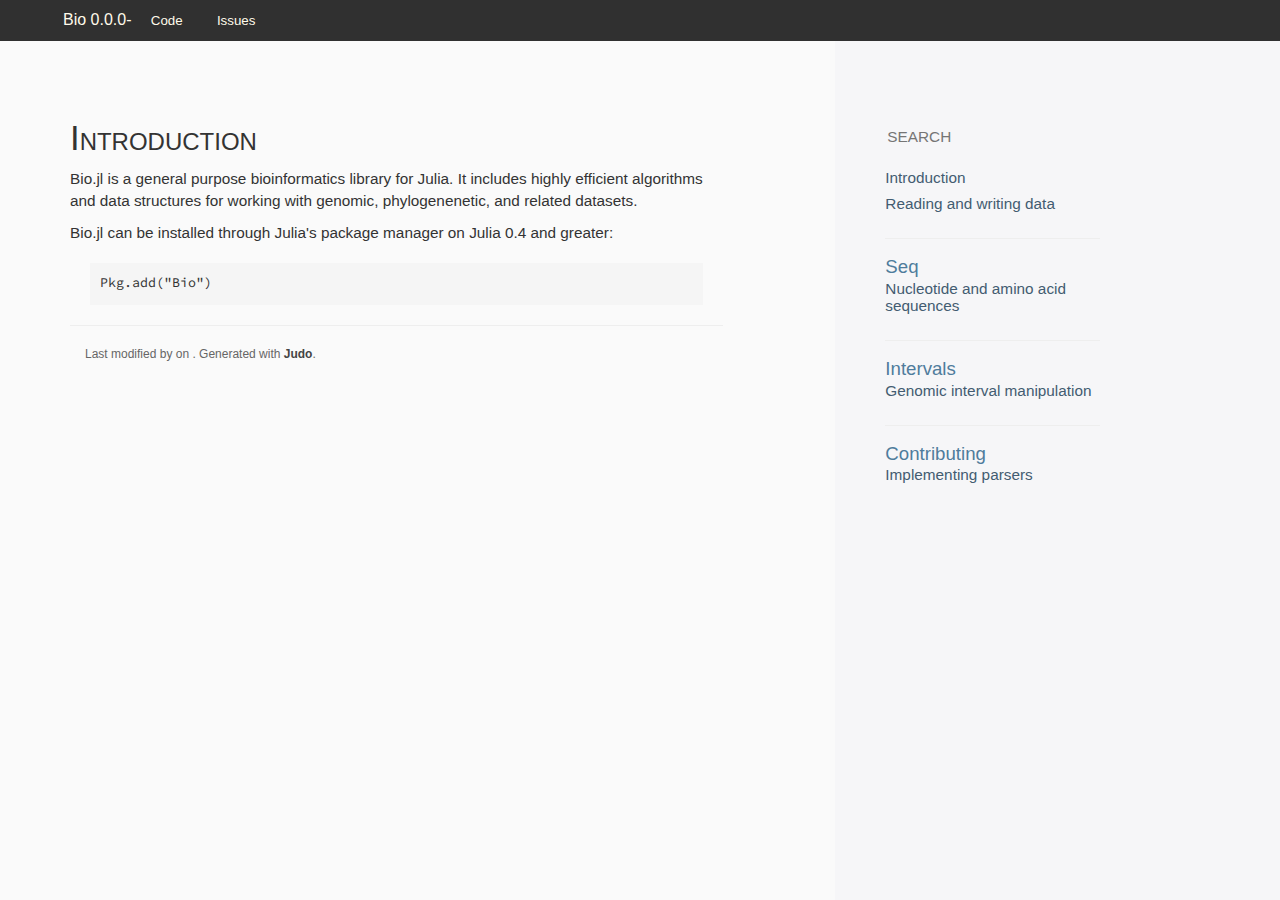
<file: index.html>
<!DOCTYPE html>
<html>
<head>
  <meta name="author" content="">
  <meta charset="utf-8">
  <title>Introduction</title>
  <link href='http://fonts.googleapis.com/css?family=Source+Sans+Pro:400,700|Source+Code+Pro:400,700'
        rel='stylesheet' type='text/css'>
  <link href="css/bootstrap.min.css" rel="stylesheet" type="text/css" media="all">
  <link href="css/custom.css" rel="stylesheet" type="text/css" media="all">
  <link href="css/hk-pyg.css" rel="stylesheet" type="text/css" media="all">
  <script src="js/jquery-2.0.3.min.js" type="text/javascript"></script>
  <script src="js/bootstrap.min.js" type="text/javascript"></script>
  <script src="js/list.min.js" type="text/javascript"></script>
</head>
<body>
  <div id="topbar" style="z-index: 3">
    <div class="container">
      <div class="row">
        <ul>
          <li><div id="pkgname">Bio 0.0.0-</div></li>
          <li><a href="#">Code</a></li>
          <li><a href="#/issues">Issues</a></li>
        </ul>
      </div>
    </div>
  </div>

  <div class="container" style="z-index: auto">
    <div class="row">
      <div class="col-sm-7">
      <div id="body-content">
      <h1 id="title">Introduction</h1>
<p>Bio.jl is a general purpose bioinformatics library for Julia. It includes highly efficient algorithms and data structures for working with genomic, phylogenenetic, and related datasets.</p>
<p>Bio.jl can be installed through Julia&#39;s package manager on Julia 0.4 and greater:</p>
<pre><code class="language-&#123;.julia execute&#61;&quot;false&quot;&#125;">Pkg.add&#40;&quot;Bio&quot;&#41;</code></pre>

      <hr>
      </div>
      </div>

      <div class="col-sm-offset-8" style="z-index: 2">
        <div id="table-of-contents">
          <div id="table-of-contents-content">
            <input class="search" placeholder="SEARCH" />
            <ul class="toc list nav"><li>
    <a class="toc-item toc-current-doc" href="index.html">Introduction</a>
</li>
<li>
    <a class="toc-item" href="reading.html">Reading and writing data</a>
</li>
<li>
    <hr><div class="toc-part">Seq</div>
</li>
<li>
    <a class="toc-item" href="seq.html">Nucleotide and amino acid sequences</a>
</li>
<li>
    <hr><div class="toc-part">Intervals</div>
</li>
<li>
    <a class="toc-item" href="intervals.html">Genomic interval manipulation</a>
</li>
<li>
    <hr><div class="toc-part">Contributing</div>
</li>
<li>
    <a class="toc-item" href="parsing.html">Implementing parsers</a>
</li>
</ul>

            <script>
                var toclist = new List("table-of-contents",
                                       {valueNames: ["toc-item"]})

                $("body").scrollspy({target: "#table-of-contents"});

                $("#table-of-contents li").on("activate.bs.scrollspy",
                    function(event) {
                        $("#table-of-contents ul").find("a").css({"font-weight": "normal"});
                        $(this).children("a").css({"font-weight": "bolder"});
                    });
            </script>
          </div>
        </div>
      </div>
    </div>

  <footer class="col-sm-8">
    <p class="muted">Last modified by  on . Generated with
    <a href="https://github.com/dcjones/Judo.jl">Judo</a>.</p>
  </footer>

  </div>
</body>
</html>
</file>
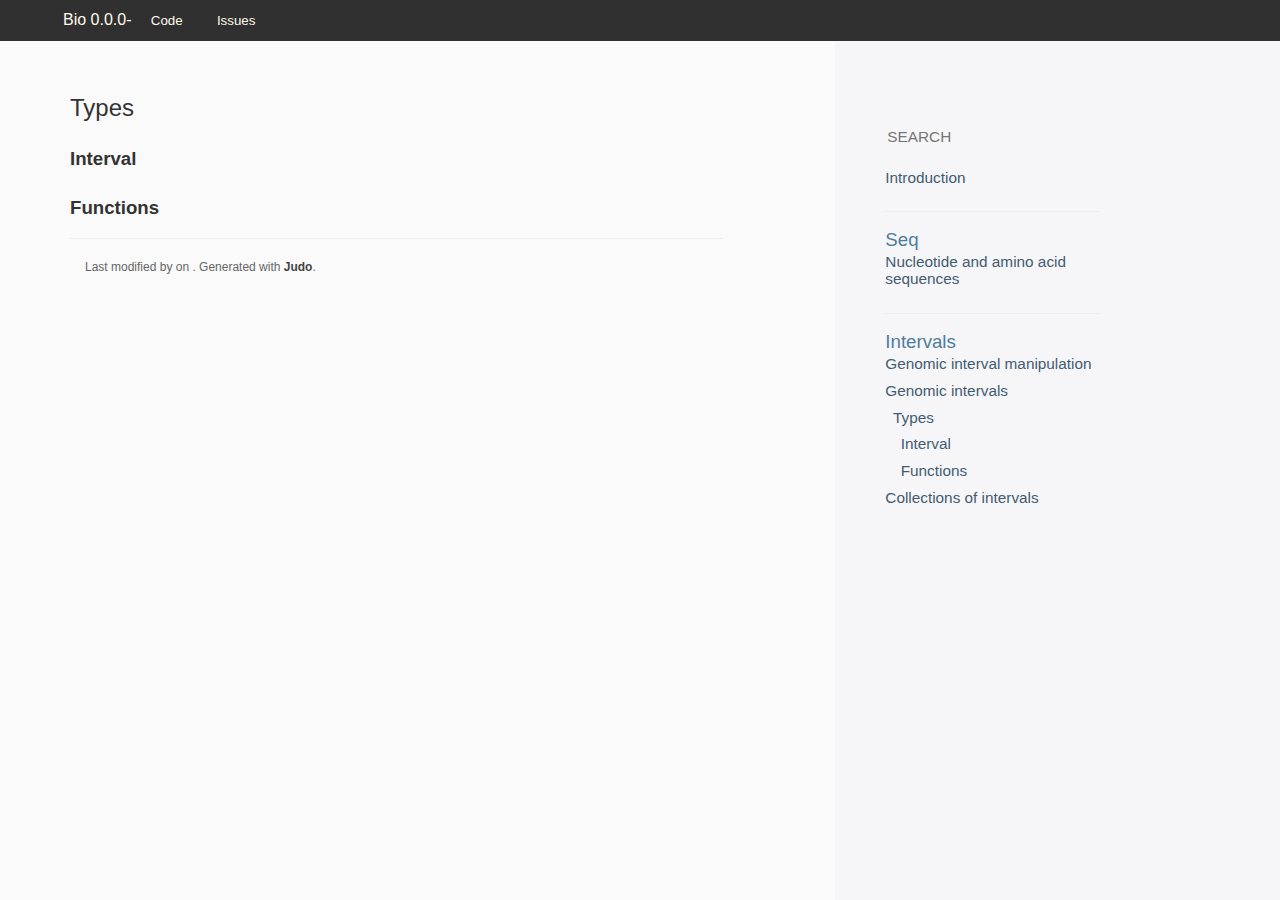
<file: interval.html>
<!DOCTYPE html>
<html>
<head>
  <meta name="author" content="">
  <meta charset="utf-8">
  <title>Genomic intervals</title>
  <link href='http://fonts.googleapis.com/css?family=Source+Sans+Pro:400,700|Source+Code+Pro:400,700'
        rel='stylesheet' type='text/css'>
  <link href="css/bootstrap.min.css" rel="stylesheet" type="text/css" media="all">
  <link href="css/custom.css" rel="stylesheet" type="text/css" media="all">
  <link href="css/hk-pyg.css" rel="stylesheet" type="text/css" media="all">
  <script src="js/jquery-2.0.3.min.js" type="text/javascript"></script>
  <script src="js/bootstrap.min.js" type="text/javascript"></script>
  <script src="js/list.min.js" type="text/javascript"></script>
</head>
<body>
  <div id="topbar" style="z-index: 3">
    <div class="container">
      <div class="row">
        <ul>
          <li><div id="pkgname">Bio 0.0.0-</div></li>
          <li><a href="#">Code</a></li>
          <li><a href="#/issues">Issues</a></li>
        </ul>
      </div>
    </div>
  </div>

  <div class="container" style="z-index: auto">
    <div class="row">
      <div class="col-sm-7">
      <div id="body-content">
      <h1 id="types">Types</h1>
<h2 id="interval">Interval</h2>
<h2 id="functions">Functions</h2>

      <hr>
      </div>
      </div>

      <div class="col-sm-offset-8" style="z-index: 2">
        <div id="table-of-contents">
          <div id="table-of-contents-content">
            <input class="search" placeholder="SEARCH" />
            <ul class="toc list nav"><li>
    <a class="toc-item" href="index.html">Introduction</a>
</li>
<li>
    <hr><div class="toc-part">Seq</div>
</li>
<li>
    <a class="toc-item" href="seq.html">Nucleotide and amino acid sequences</a>
</li>
<li>
    <hr><div class="toc-part">Intervals</div>
</li>
<li>
    <a class="toc-item" href="intervals.html">Genomic interval manipulation</a>
</li>
<li>
    <a class="toc-item toc-current-doc" href="interval.html">Genomic intervals</a>
</li>
<li>
    <a style="margin-left: 0.5em" class="toc-item" href="#types">Types</a>
</li>
<li>
    <a style="margin-left: 1.0em" class="toc-item" href="#interval">Interval</a>
</li>
<li>
    <a style="margin-left: 1.0em" class="toc-item" href="#functions">Functions</a>
</li>
<li>
    <a class="toc-item" href="interval_collection.html">Collections of intervals</a>
</li>
</ul>

            <script>
                var toclist = new List("table-of-contents",
                                       {valueNames: ["toc-item"]})

                $("body").scrollspy({target: "#table-of-contents"});

                $("#table-of-contents li").on("activate.bs.scrollspy",
                    function(event) {
                        $("#table-of-contents ul").find("a").css({"font-weight": "normal"});
                        $(this).children("a").css({"font-weight": "bolder"});
                    });
            </script>
          </div>
        </div>
      </div>
    </div>

  <footer class="col-sm-8">
    <p class="muted">Last modified by  on . Generated with
    <a href="https://github.com/dcjones/Judo.jl">Judo</a>.</p>
  </footer>

  </div>
</body>
</html>
</file>
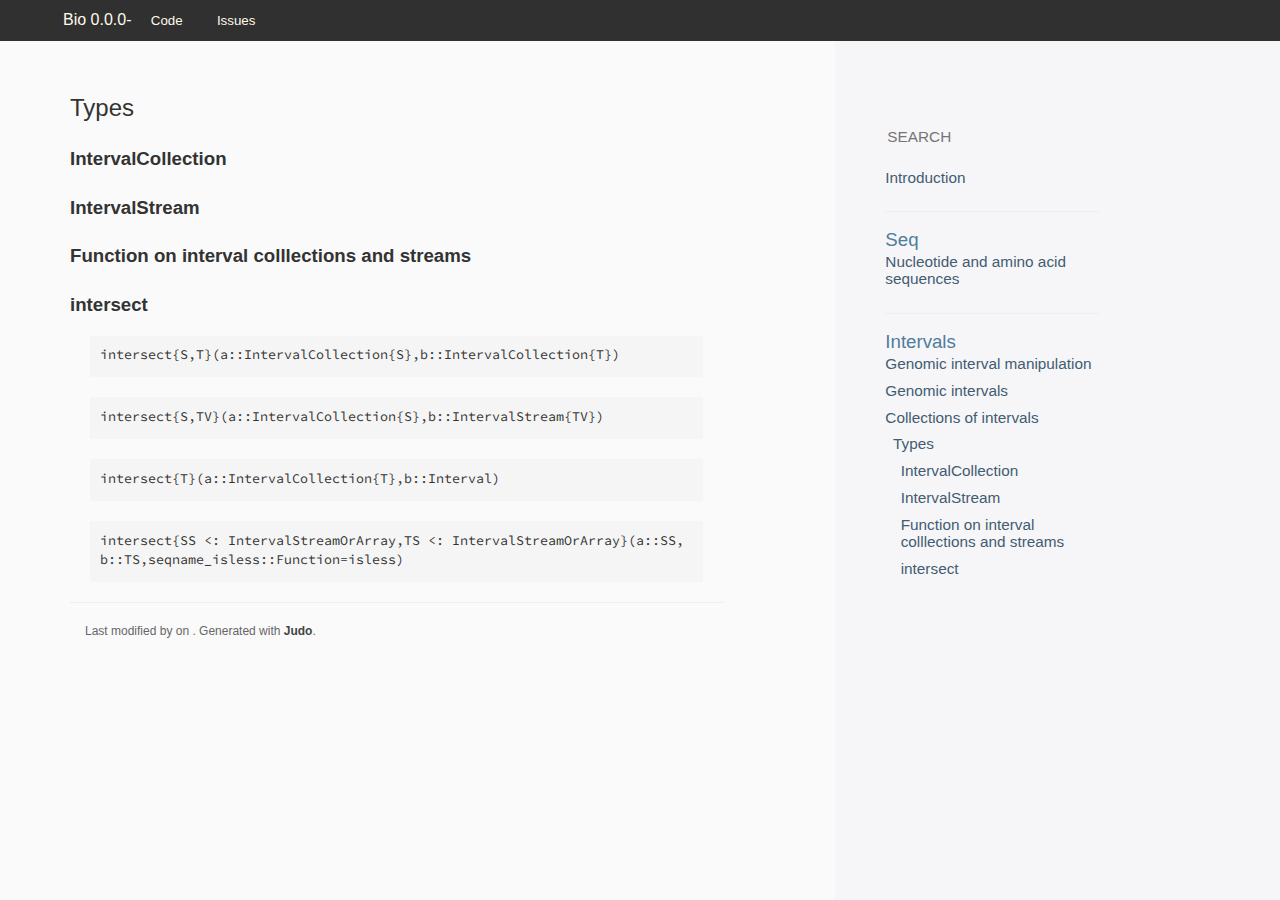
<file: interval_collection.html>
<!DOCTYPE html>
<html>
<head>
  <meta name="author" content="">
  <meta charset="utf-8">
  <title>Collections of intervals</title>
  <link href='http://fonts.googleapis.com/css?family=Source+Sans+Pro:400,700|Source+Code+Pro:400,700'
        rel='stylesheet' type='text/css'>
  <link href="css/bootstrap.min.css" rel="stylesheet" type="text/css" media="all">
  <link href="css/custom.css" rel="stylesheet" type="text/css" media="all">
  <link href="css/hk-pyg.css" rel="stylesheet" type="text/css" media="all">
  <script src="js/jquery-2.0.3.min.js" type="text/javascript"></script>
  <script src="js/bootstrap.min.js" type="text/javascript"></script>
  <script src="js/list.min.js" type="text/javascript"></script>
</head>
<body>
  <div id="topbar" style="z-index: 3">
    <div class="container">
      <div class="row">
        <ul>
          <li><div id="pkgname">Bio 0.0.0-</div></li>
          <li><a href="#">Code</a></li>
          <li><a href="#/issues">Issues</a></li>
        </ul>
      </div>
    </div>
  </div>

  <div class="container" style="z-index: auto">
    <div class="row">
      <div class="col-sm-7">
      <div id="body-content">
      <h1 id="types">Types</h1>
<h2 id="intervalcollection">IntervalCollection</h2>
<h2 id="intervalstream">IntervalStream</h2>
<h2 id="function-on-interval-colllections-and-streams">Function on interval colllections and streams</h2>
<h2 id="intersect">intersect</h2>
<pre><code class="language-julia">intersect&#123;S,T&#125;&#40;a::IntervalCollection&#123;S&#125;,b::IntervalCollection&#123;T&#125;&#41;</code></pre>
<pre><code class="language-julia">intersect&#123;S,TV&#125;&#40;a::IntervalCollection&#123;S&#125;,b::IntervalStream&#123;TV&#125;&#41;</code></pre>
<pre><code class="language-julia">intersect&#123;T&#125;&#40;a::IntervalCollection&#123;T&#125;,b::Interval&#41;</code></pre>
<pre><code class="language-julia">intersect&#123;SS &lt;: IntervalStreamOrArray,TS &lt;: IntervalStreamOrArray&#125;&#40;a::SS,b::TS,seqname_isless::Function&#61;isless&#41;</code></pre>

      <hr>
      </div>
      </div>

      <div class="col-sm-offset-8" style="z-index: 2">
        <div id="table-of-contents">
          <div id="table-of-contents-content">
            <input class="search" placeholder="SEARCH" />
            <ul class="toc list nav"><li>
    <a class="toc-item" href="index.html">Introduction</a>
</li>
<li>
    <hr><div class="toc-part">Seq</div>
</li>
<li>
    <a class="toc-item" href="seq.html">Nucleotide and amino acid sequences</a>
</li>
<li>
    <hr><div class="toc-part">Intervals</div>
</li>
<li>
    <a class="toc-item" href="intervals.html">Genomic interval manipulation</a>
</li>
<li>
    <a class="toc-item" href="interval.html">Genomic intervals</a>
</li>
<li>
    <a class="toc-item toc-current-doc" href="interval_collection.html">Collections of intervals</a>
</li>
<li>
    <a style="margin-left: 0.5em" class="toc-item" href="#types">Types</a>
</li>
<li>
    <a style="margin-left: 1.0em" class="toc-item" href="#intervalcollection">IntervalCollection</a>
</li>
<li>
    <a style="margin-left: 1.0em" class="toc-item" href="#intervalstream">IntervalStream</a>
</li>
<li>
    <a style="margin-left: 1.0em" class="toc-item" href="#function-on-interval-colllections-and-streams">Function on interval colllections and streams</a>
</li>
<li>
    <a style="margin-left: 1.0em" class="toc-item" href="#intersect">intersect</a>
</li>
</ul>

            <script>
                var toclist = new List("table-of-contents",
                                       {valueNames: ["toc-item"]})

                $("body").scrollspy({target: "#table-of-contents"});

                $("#table-of-contents li").on("activate.bs.scrollspy",
                    function(event) {
                        $("#table-of-contents ul").find("a").css({"font-weight": "normal"});
                        $(this).children("a").css({"font-weight": "bolder"});
                    });
            </script>
          </div>
        </div>
      </div>
    </div>

  <footer class="col-sm-8">
    <p class="muted">Last modified by  on . Generated with
    <a href="https://github.com/dcjones/Judo.jl">Judo</a>.</p>
  </footer>

  </div>
</body>
</html>
</file>
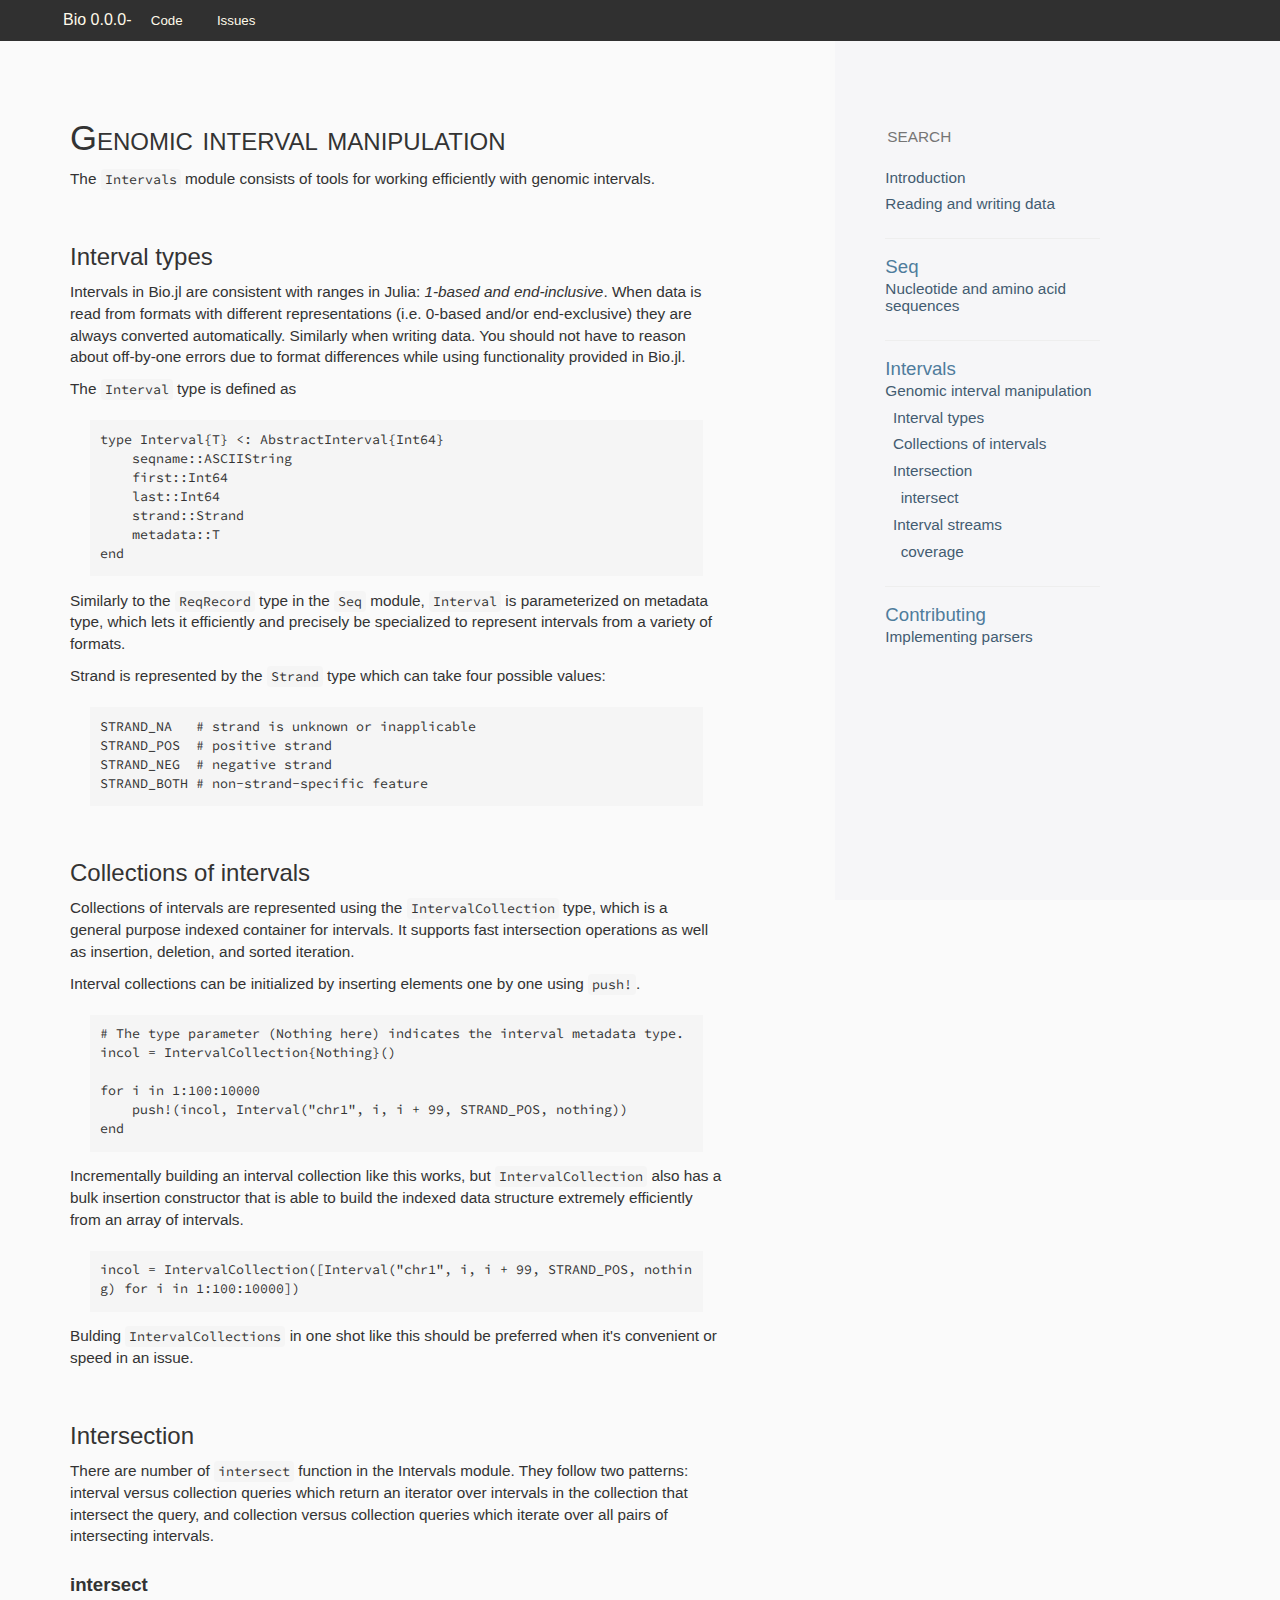
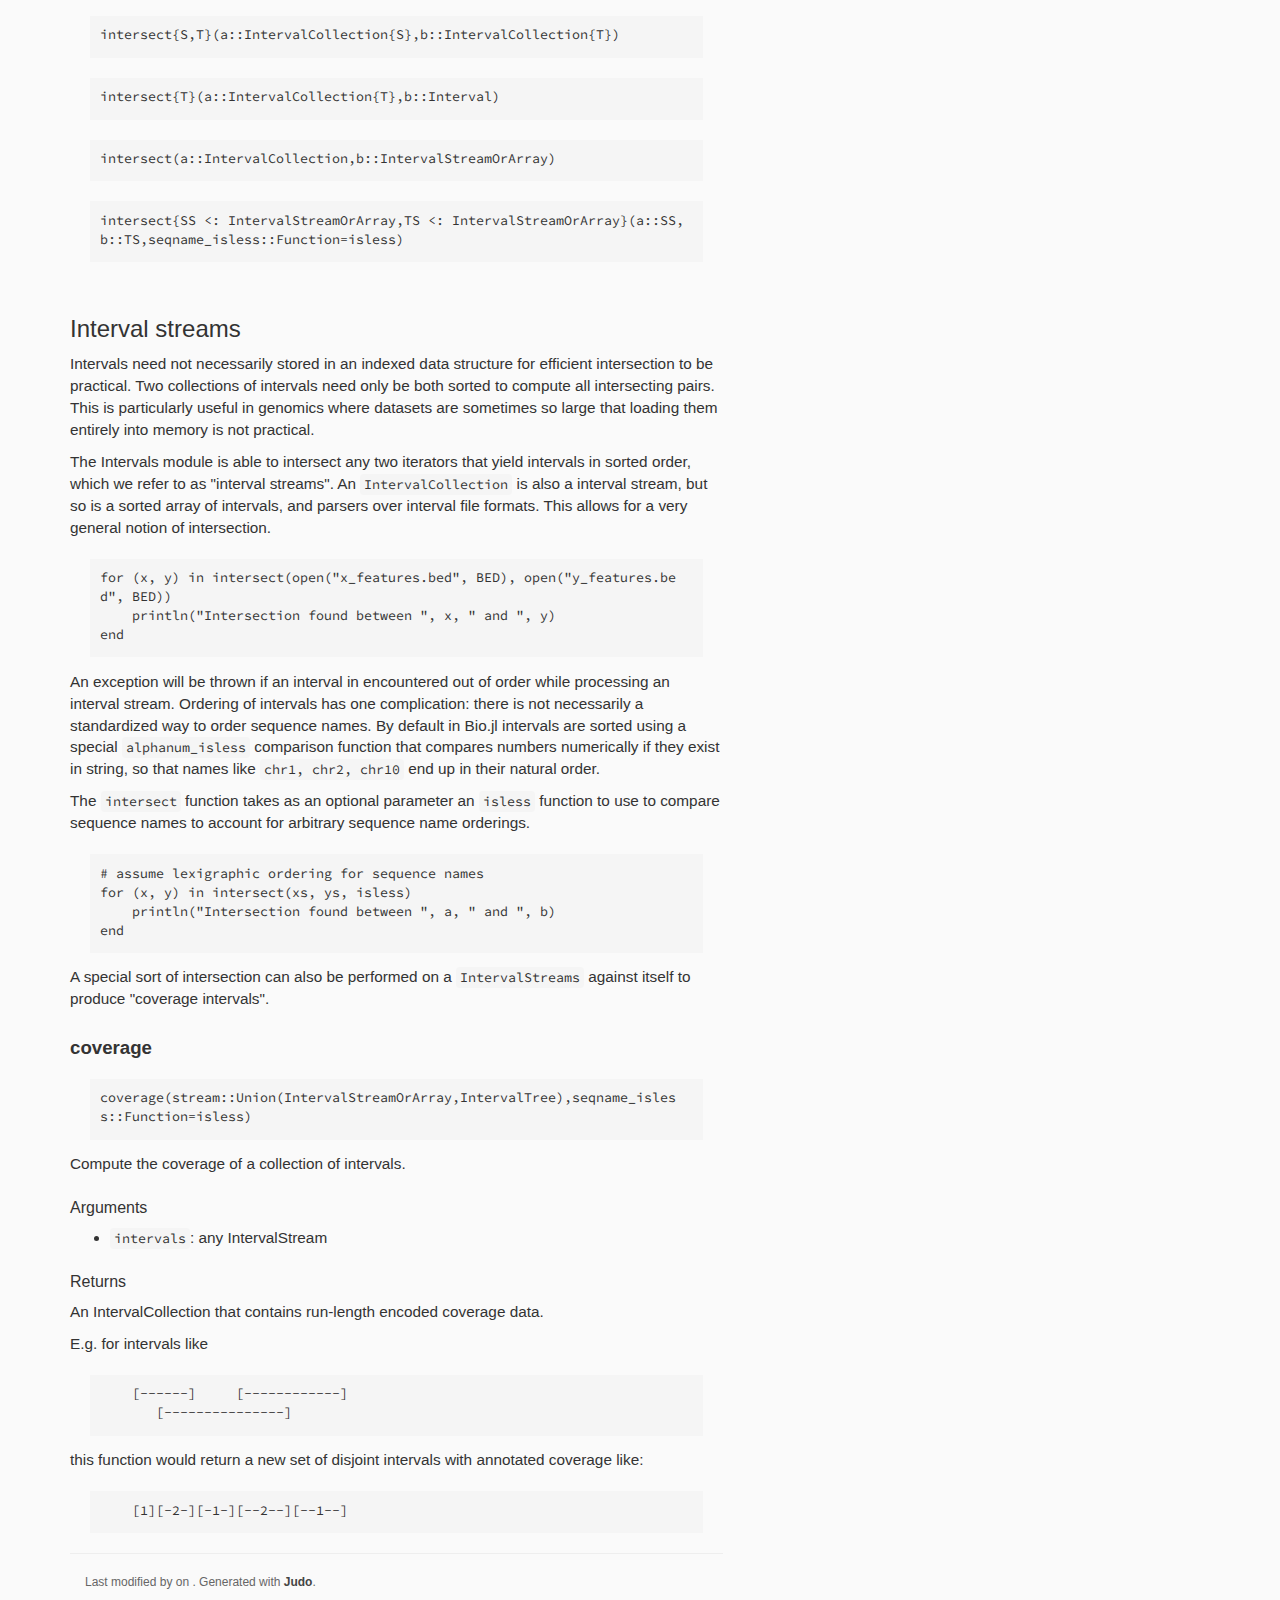
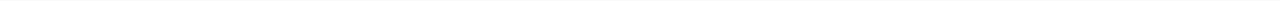
<file: intervals.html>
<!DOCTYPE html>
<html>
<head>
  <meta name="author" content="">
  <meta charset="utf-8">
  <title>Genomic interval manipulation</title>
  <link href='http://fonts.googleapis.com/css?family=Source+Sans+Pro:400,700|Source+Code+Pro:400,700'
        rel='stylesheet' type='text/css'>
  <link href="css/bootstrap.min.css" rel="stylesheet" type="text/css" media="all">
  <link href="css/custom.css" rel="stylesheet" type="text/css" media="all">
  <link href="css/hk-pyg.css" rel="stylesheet" type="text/css" media="all">
  <script src="js/jquery-2.0.3.min.js" type="text/javascript"></script>
  <script src="js/bootstrap.min.js" type="text/javascript"></script>
  <script src="js/list.min.js" type="text/javascript"></script>
</head>
<body>
  <div id="topbar" style="z-index: 3">
    <div class="container">
      <div class="row">
        <ul>
          <li><div id="pkgname">Bio 0.0.0-</div></li>
          <li><a href="#">Code</a></li>
          <li><a href="#/issues">Issues</a></li>
        </ul>
      </div>
    </div>
  </div>

  <div class="container" style="z-index: auto">
    <div class="row">
      <div class="col-sm-7">
      <div id="body-content">
      <h1 id="title">Genomic interval manipulation</h1>
<p>The <code>Intervals</code> module consists of tools for working efficiently with genomic intervals.</p>
<h1 id="interval-types">Interval types</h1>
<p>Intervals in Bio.jl are consistent with ranges in Julia: <em>1-based and end-inclusive</em>. When data is read from formats with different representations &#40;i.e. 0-based and/or end-exclusive&#41; they are always converted automatically. Similarly when writing data. You should not have to reason about off-by-one errors due to format differences while using functionality provided in Bio.jl.</p>
<p>The <code>Interval</code> type is defined as</p>
<pre><code class="language-&#123;.julia execute&#61;&quot;false&quot;&#125;">type Interval&#123;T&#125; &lt;: AbstractInterval&#123;Int64&#125;
    seqname::ASCIIString
    first::Int64
    last::Int64
    strand::Strand
    metadata::T
end</code></pre>
<p>Similarly to the <code>ReqRecord</code> type in the <code>Seq</code> module, <code>Interval</code> is parameterized on metadata type, which lets it efficiently and precisely be specialized to represent intervals from a variety of formats.</p>
<p>Strand is represented by the <code>Strand</code> type which can take four possible values:</p>
<pre><code class="language-&#123;.julia execute&#61;&quot;false&quot;&#125;">STRAND_NA   # strand is unknown or inapplicable
STRAND_POS  # positive strand
STRAND_NEG  # negative strand
STRAND_BOTH # non-strand-specific feature</code></pre>
<h1 id="collections-of-intervals">Collections of intervals</h1>
<p>Collections of intervals are represented using the <code>IntervalCollection</code> type, which is a general purpose indexed container for intervals. It supports fast intersection operations as well as insertion, deletion, and sorted iteration.</p>
<p>Interval collections can be initialized by inserting elements one by one using <code>push&#33;</code>.</p>
<pre><code class="language-&#123;.julia execute&#61;&quot;false&quot;&#125;"># The type parameter &#40;Nothing here&#41; indicates the interval metadata type.
incol &#61; IntervalCollection&#123;Nothing&#125;&#40;&#41;

for i in 1:100:10000
    push&#33;&#40;incol, Interval&#40;&quot;chr1&quot;, i, i &#43; 99, STRAND_POS, nothing&#41;&#41;
end</code></pre>
<p>Incrementally building an interval collection like this works, but <code>IntervalCollection</code> also has a bulk insertion constructor that is able to build the indexed data structure extremely efficiently from an array of intervals.</p>
<pre><code class="language-&#123;.julia execute&#61;&quot;false&quot;&#125;">incol &#61; IntervalCollection&#40;&#91;Interval&#40;&quot;chr1&quot;, i, i &#43; 99, STRAND_POS, nothing&#41; for i in 1:100:10000&#93;&#41;</code></pre>
<p>Bulding <code>IntervalCollections</code> in one shot like this should be preferred when it&#39;s convenient or speed in an issue.</p>
<h1 id="intersection">Intersection</h1>
<p>There are number of <code>intersect</code> function in the Intervals module. They follow two patterns: interval versus collection queries which return an iterator over intervals in the collection that intersect the query, and collection versus collection queries which iterate over all pairs of intersecting intervals.</p>
<h2 id="intersect">intersect</h2>
<pre><code class="language-&#123;.julia execute&#61;&quot;false&quot;&#125;">intersect&#123;S,T&#125;&#40;a::IntervalCollection&#123;S&#125;,b::IntervalCollection&#123;T&#125;&#41;</code></pre>
<pre><code class="language-&#123;.julia execute&#61;&quot;false&quot;&#125;">intersect&#123;T&#125;&#40;a::IntervalCollection&#123;T&#125;,b::Interval&#41;</code></pre>
<pre><code class="language-&#123;.julia execute&#61;&quot;false&quot;&#125;">intersect&#40;a::IntervalCollection,b::IntervalStreamOrArray&#41;</code></pre>
<pre><code class="language-&#123;.julia execute&#61;&quot;false&quot;&#125;">intersect&#123;SS &lt;: IntervalStreamOrArray,TS &lt;: IntervalStreamOrArray&#125;&#40;a::SS,b::TS,seqname_isless::Function&#61;isless&#41;</code></pre>
<h1 id="interval-streams">Interval streams</h1>
<p>Intervals need not necessarily stored in an indexed data structure for efficient intersection to be practical. Two collections of intervals need only be both sorted to compute all intersecting pairs. This is particularly useful in genomics where datasets are sometimes so large that loading them entirely into memory is not practical.</p>
<p>The Intervals module is able to intersect any two iterators that yield intervals in sorted order, which we refer to as &quot;interval streams&quot;. An <code>IntervalCollection</code> is also a interval stream, but so is a sorted array of intervals, and parsers over interval file formats. This allows for a very general notion of intersection.</p>
<pre><code class="language-&#123;.julia execute&#61;&quot;false&quot;&#125;">for &#40;x, y&#41; in intersect&#40;open&#40;&quot;x_features.bed&quot;, BED&#41;, open&#40;&quot;y_features.bed&quot;, BED&#41;&#41;
    println&#40;&quot;Intersection found between &quot;, x, &quot; and &quot;, y&#41;
end</code></pre>
<p>An exception will be thrown if an interval in encountered out of order while processing an interval stream. Ordering of intervals has one complication: there is not necessarily a standardized way to order sequence names. By default in Bio.jl intervals are sorted using a special <code>alphanum_isless</code> comparison function that compares numbers numerically if they exist in string, so that names like <code>chr1, chr2, chr10</code> end up in their natural order.</p>
<p>The <code>intersect</code> function takes as an optional parameter an <code>isless</code> function to use to compare sequence names to account for arbitrary sequence name orderings.</p>
<pre><code class="language-&#123;.julia execute&#61;&quot;false&quot;&#125;"># assume lexigraphic ordering for sequence names
for &#40;x, y&#41; in intersect&#40;xs, ys, isless&#41;
    println&#40;&quot;Intersection found between &quot;, a, &quot; and &quot;, b&#41;
end</code></pre>
<p>A special sort of intersection can also be performed on a <code>IntervalStreams</code> against itself to produce &quot;coverage intervals&quot;.</p>
<h2 id="coverage">coverage</h2>
<pre><code class="language-&#123;.julia execute&#61;&quot;false&quot;&#125;">coverage&#40;stream::Union&#40;IntervalStreamOrArray,IntervalTree&#41;,seqname_isless::Function&#61;isless&#41;</code></pre>
<p>Compute the coverage of a collection of intervals.</p>
<h3 id="arguments">Arguments</h3>
<ul>
<li><code>intervals</code>: any IntervalStream</li>
</ul>
<h3 id="returns">Returns</h3>
<p>An IntervalCollection that contains run-length encoded coverage data.</p>
<p>E.g. for intervals like</p>
<pre><code class="language-julia">    &#91;------&#93;     &#91;------------&#93;
       &#91;---------------&#93;</code></pre>
<p>this function would return a new set of disjoint intervals with annotated coverage like:</p>
<pre><code class="language-julia">    &#91;1&#93;&#91;-2-&#93;&#91;-1-&#93;&#91;--2--&#93;&#91;--1--&#93;</code></pre>

      <hr>
      </div>
      </div>

      <div class="col-sm-offset-8" style="z-index: 2">
        <div id="table-of-contents">
          <div id="table-of-contents-content">
            <input class="search" placeholder="SEARCH" />
            <ul class="toc list nav"><li>
    <a class="toc-item" href="index.html">Introduction</a>
</li>
<li>
    <a class="toc-item" href="reading.html">Reading and writing data</a>
</li>
<li>
    <hr><div class="toc-part">Seq</div>
</li>
<li>
    <a class="toc-item" href="seq.html">Nucleotide and amino acid sequences</a>
</li>
<li>
    <hr><div class="toc-part">Intervals</div>
</li>
<li>
    <a class="toc-item toc-current-doc" href="intervals.html">Genomic interval manipulation</a>
</li>
<li>
    <a style="margin-left: 0.5em" class="toc-item" href="#interval-types">Interval types</a>
</li>
<li>
    <a style="margin-left: 0.5em" class="toc-item" href="#collections-of-intervals">Collections of intervals</a>
</li>
<li>
    <a style="margin-left: 0.5em" class="toc-item" href="#intersection">Intersection</a>
</li>
<li>
    <a style="margin-left: 1.0em" class="toc-item" href="#intersect">intersect</a>
</li>
<li>
    <a style="margin-left: 0.5em" class="toc-item" href="#interval-streams">Interval streams</a>
</li>
<li>
    <a style="margin-left: 1.0em" class="toc-item" href="#coverage">coverage</a>
</li>
<li>
    <hr><div class="toc-part">Contributing</div>
</li>
<li>
    <a class="toc-item" href="parsing.html">Implementing parsers</a>
</li>
</ul>

            <script>
                var toclist = new List("table-of-contents",
                                       {valueNames: ["toc-item"]})

                $("body").scrollspy({target: "#table-of-contents"});

                $("#table-of-contents li").on("activate.bs.scrollspy",
                    function(event) {
                        $("#table-of-contents ul").find("a").css({"font-weight": "normal"});
                        $(this).children("a").css({"font-weight": "bolder"});
                    });
            </script>
          </div>
        </div>
      </div>
    </div>

  <footer class="col-sm-8">
    <p class="muted">Last modified by  on . Generated with
    <a href="https://github.com/dcjones/Judo.jl">Judo</a>.</p>
  </footer>

  </div>
</body>
</html>
</file>
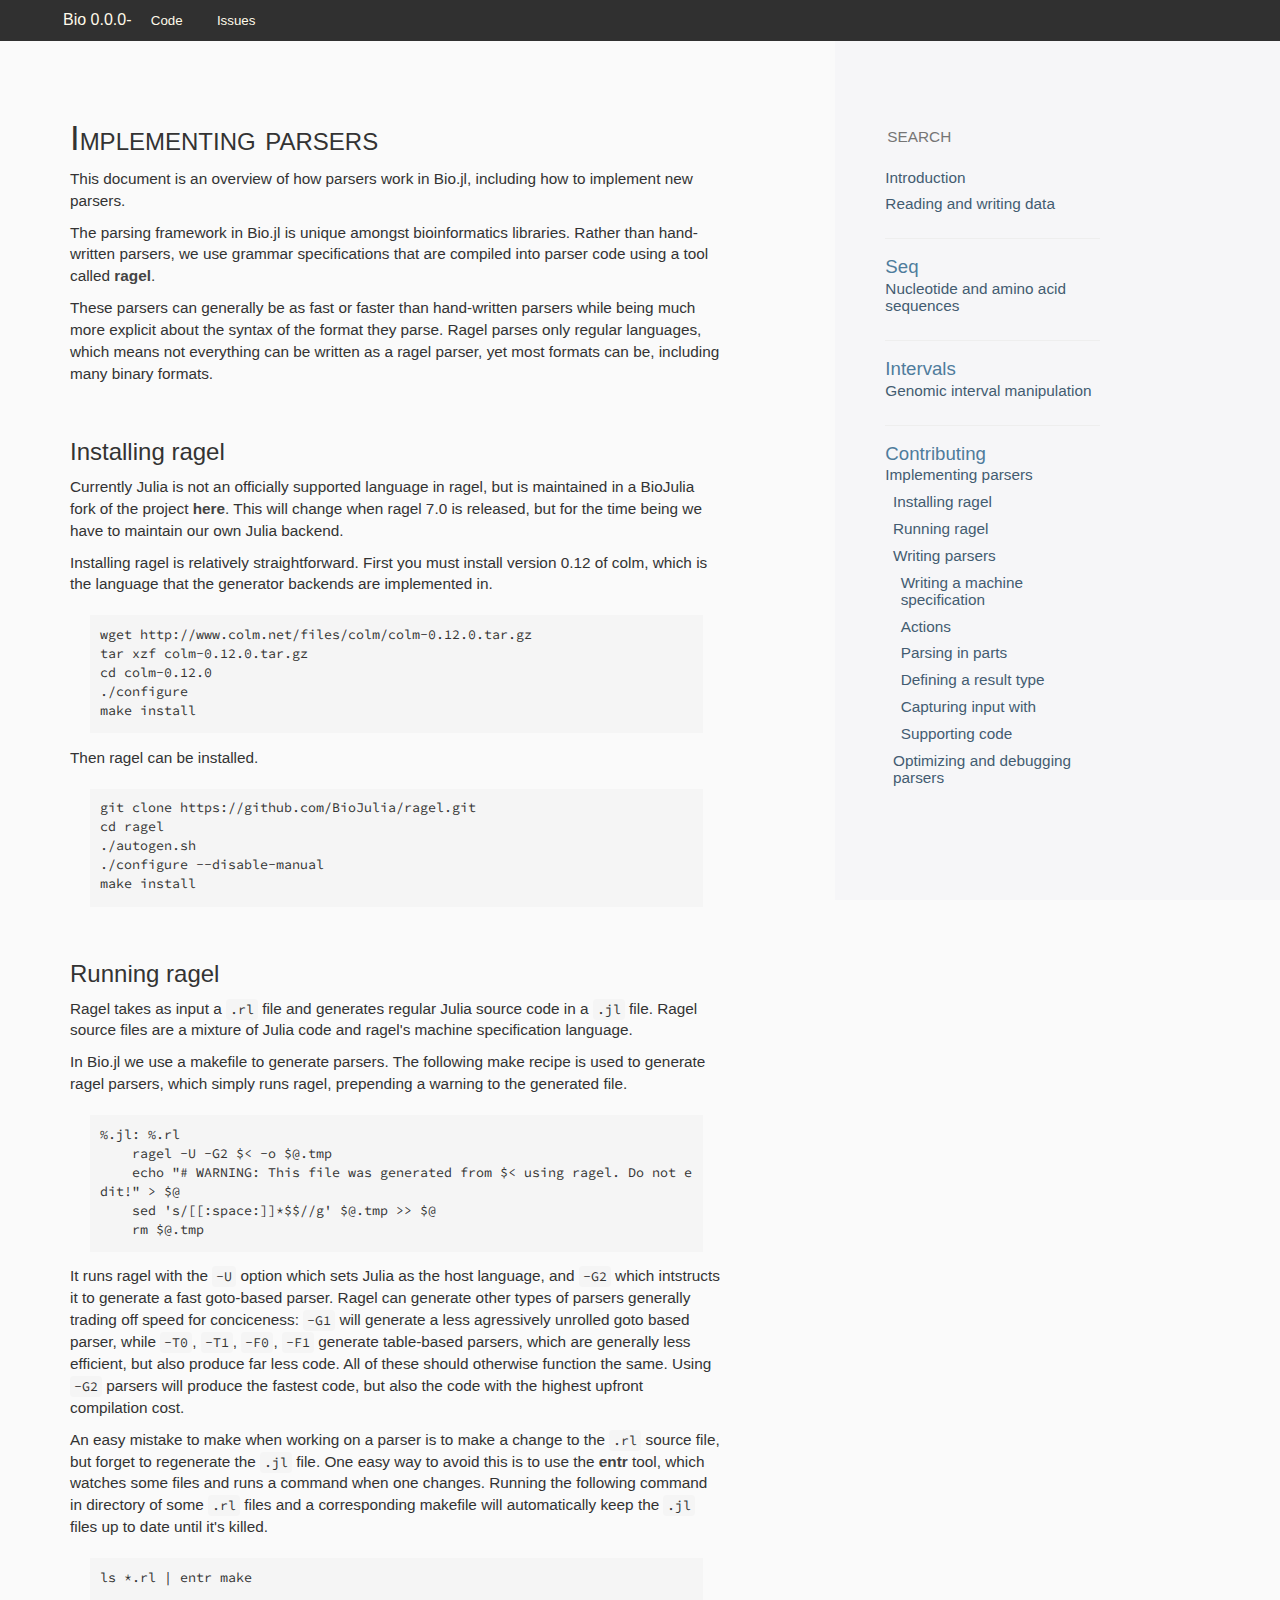
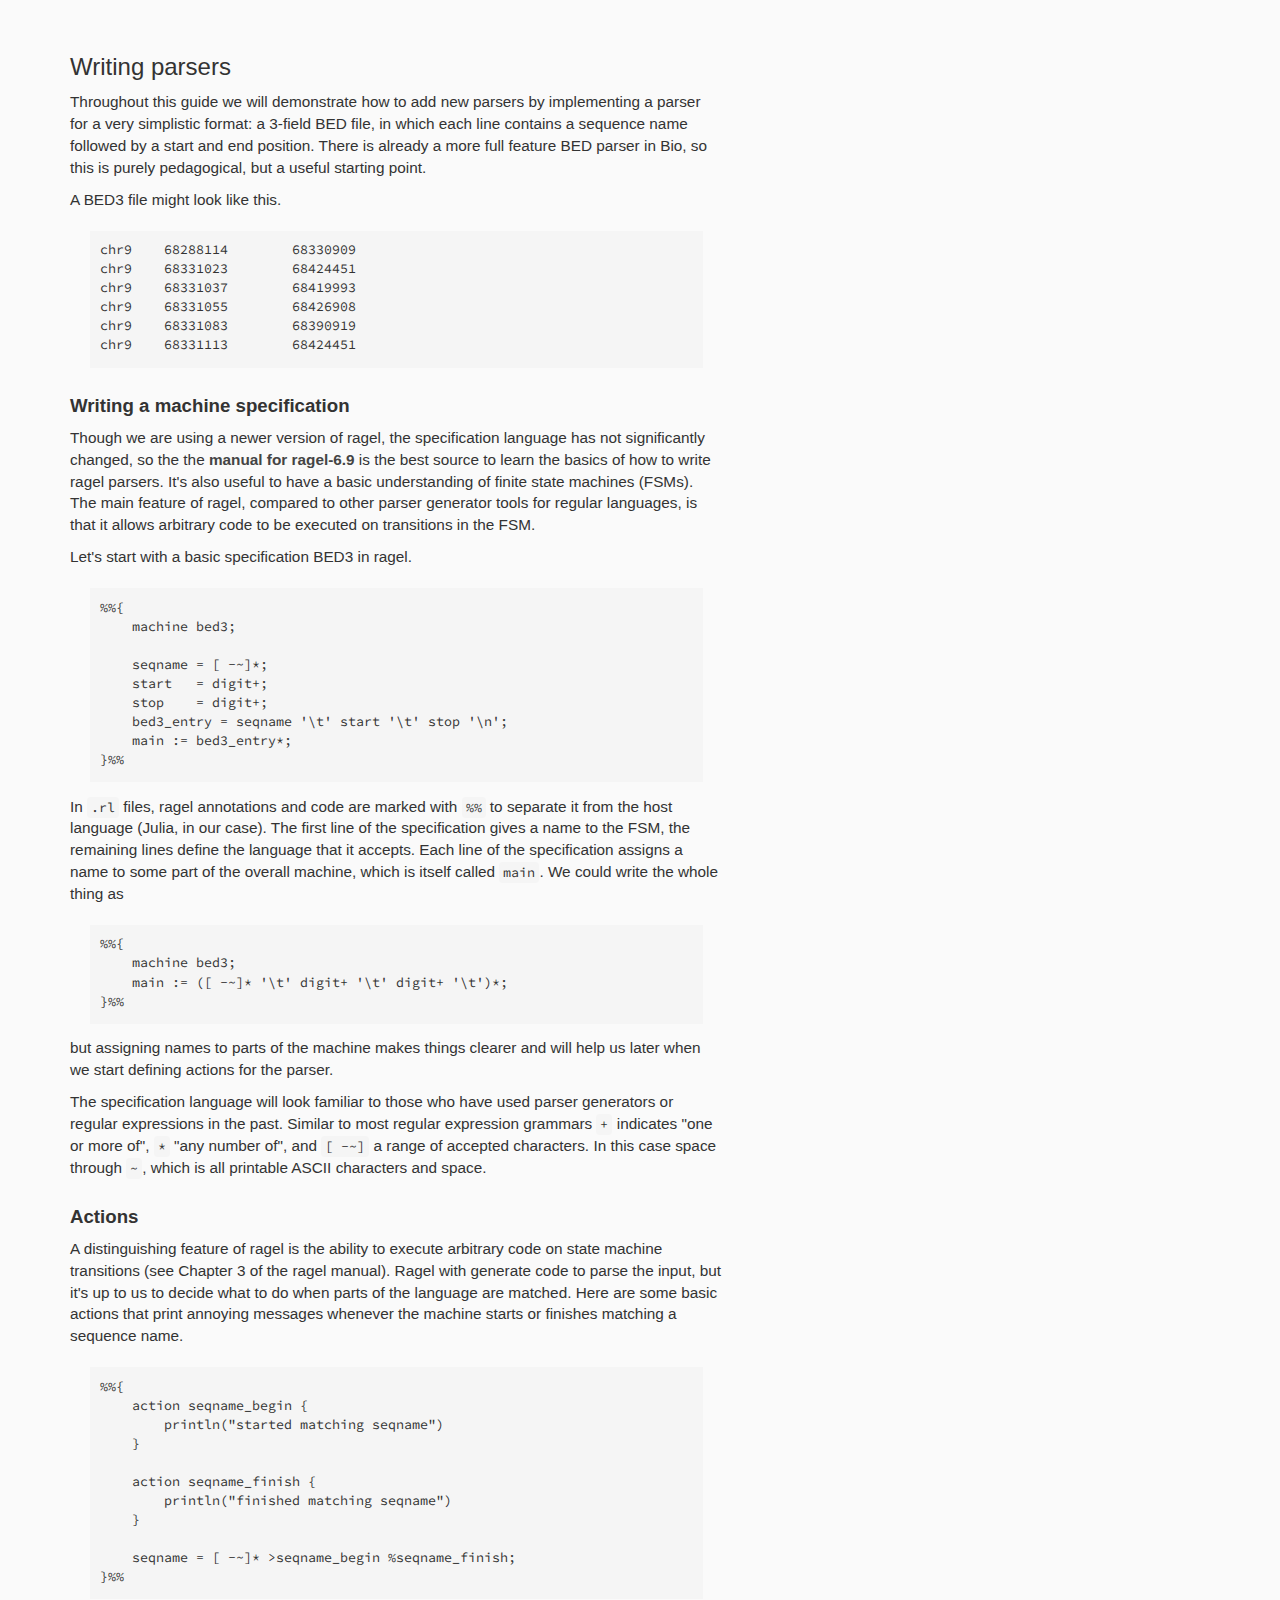
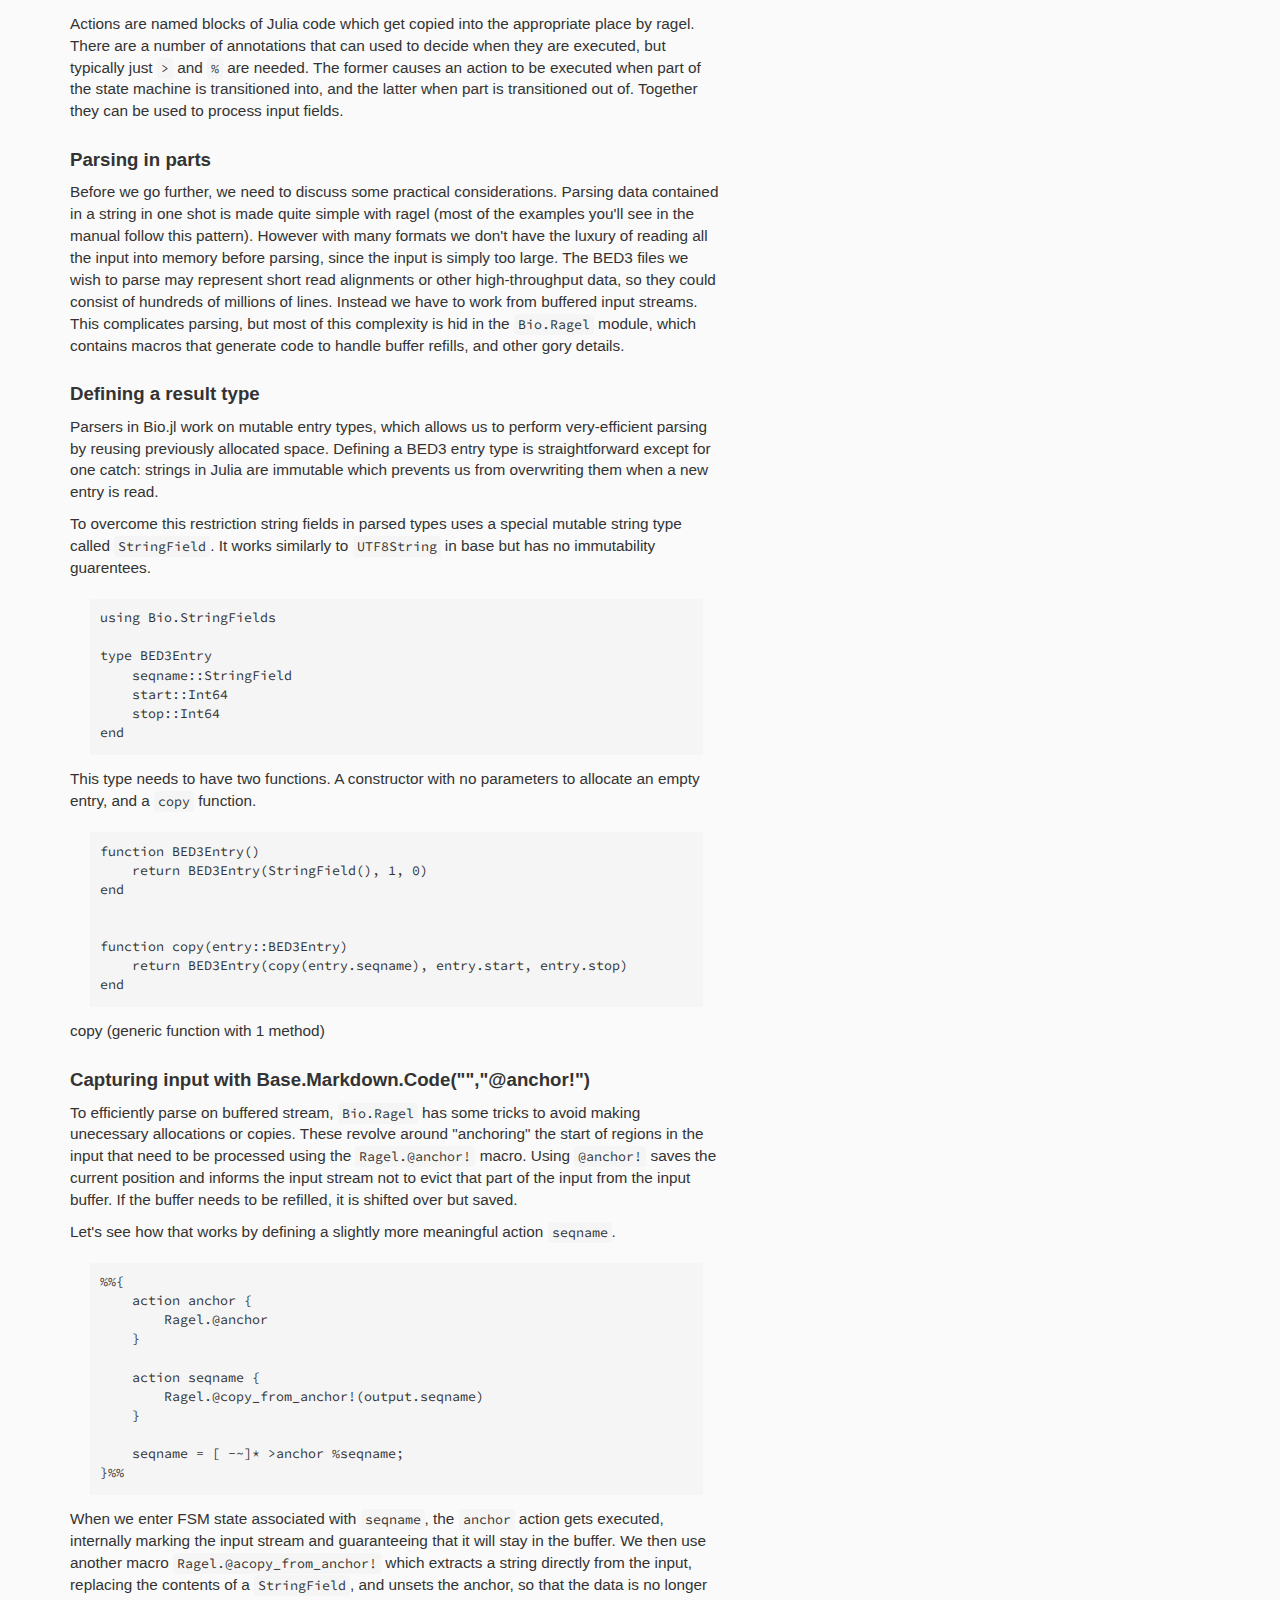
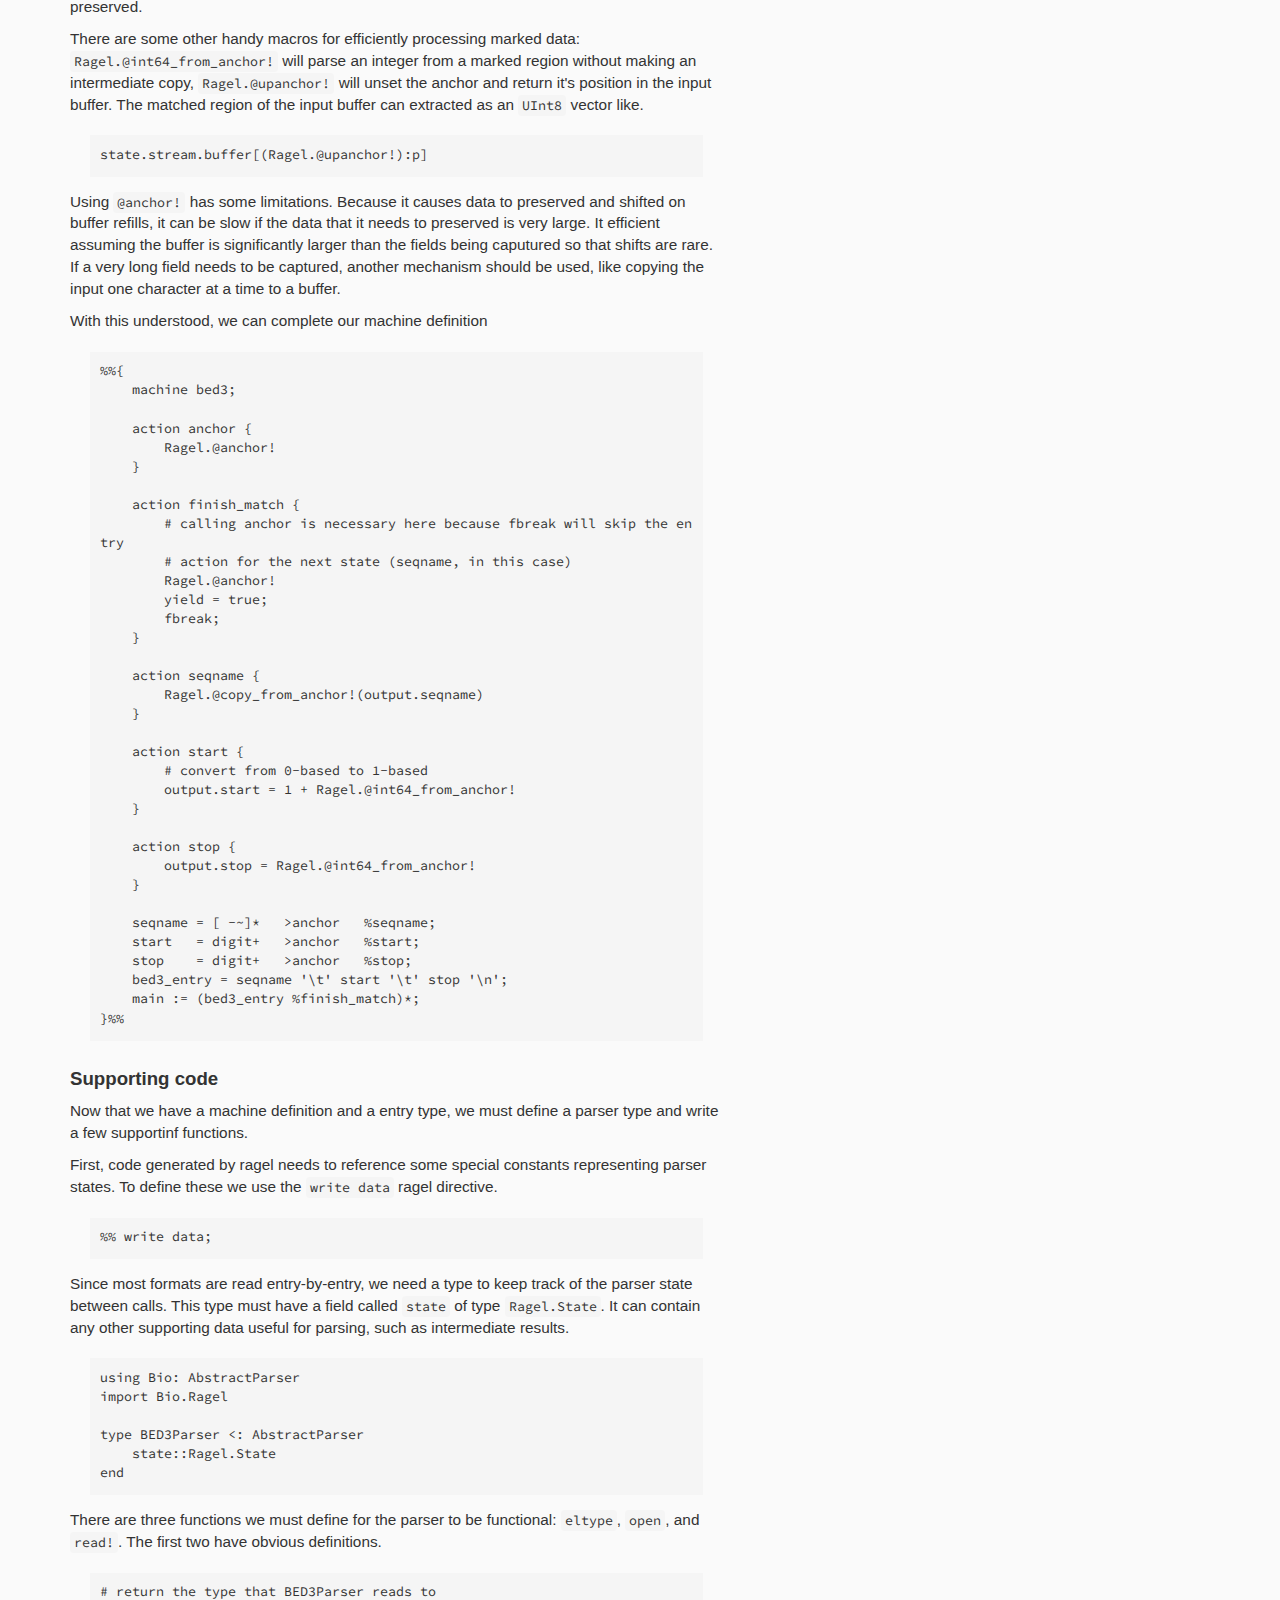
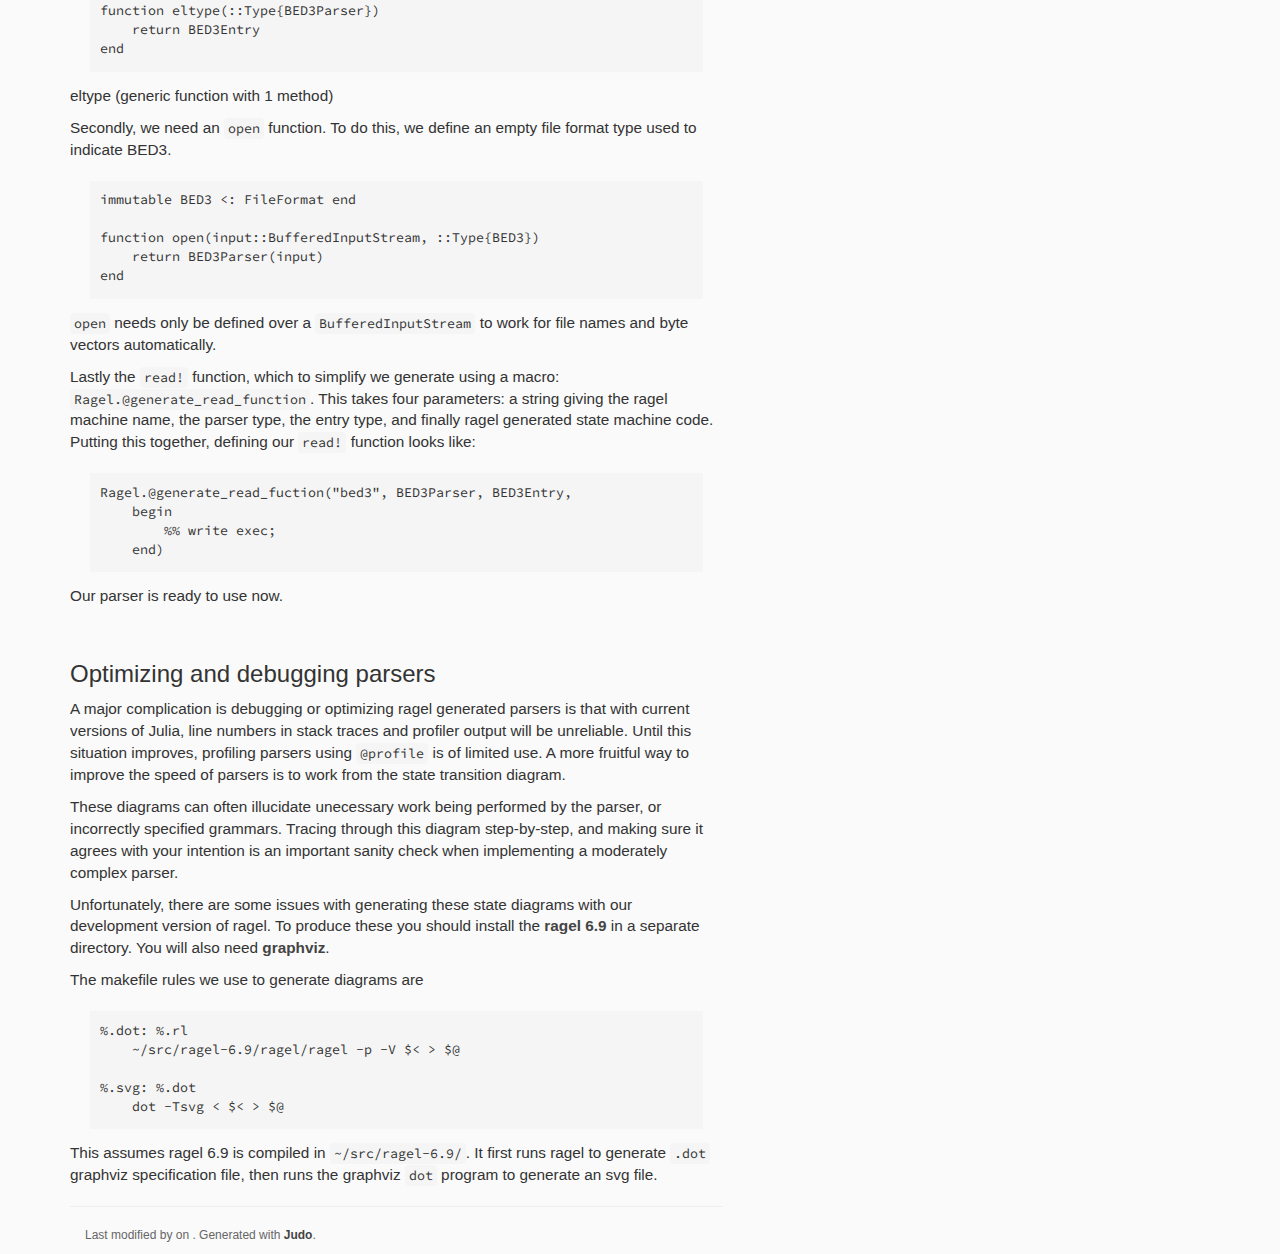
<file: parsing.html>
<!DOCTYPE html>
<html>
<head>
  <meta name="author" content="">
  <meta charset="utf-8">
  <title>Implementing parsers</title>
  <link href='http://fonts.googleapis.com/css?family=Source+Sans+Pro:400,700|Source+Code+Pro:400,700'
        rel='stylesheet' type='text/css'>
  <link href="css/bootstrap.min.css" rel="stylesheet" type="text/css" media="all">
  <link href="css/custom.css" rel="stylesheet" type="text/css" media="all">
  <link href="css/hk-pyg.css" rel="stylesheet" type="text/css" media="all">
  <script src="js/jquery-2.0.3.min.js" type="text/javascript"></script>
  <script src="js/bootstrap.min.js" type="text/javascript"></script>
  <script src="js/list.min.js" type="text/javascript"></script>
</head>
<body>
  <div id="topbar" style="z-index: 3">
    <div class="container">
      <div class="row">
        <ul>
          <li><div id="pkgname">Bio 0.0.0-</div></li>
          <li><a href="#">Code</a></li>
          <li><a href="#/issues">Issues</a></li>
        </ul>
      </div>
    </div>
  </div>

  <div class="container" style="z-index: auto">
    <div class="row">
      <div class="col-sm-7">
      <div id="body-content">
      <h1 id="title">Implementing parsers</h1>
<p>This document is an overview of how parsers work in Bio.jl, including how to implement new parsers.</p>
<p>The parsing framework in Bio.jl is unique amongst bioinformatics libraries. Rather than hand-written parsers, we use grammar specifications that are compiled into parser code using a tool called <a href="http://www.colm.net/open-source/ragel/">ragel</a>.</p>
<p>These parsers can generally be as fast or faster than hand-written parsers while being much more explicit about the syntax of the format they parse. Ragel parses only regular languages, which means not everything can be written as a ragel parser, yet most formats can be, including many binary formats.</p>
<h1 id="installing-ragel">Installing ragel</h1>
<p>Currently Julia is not an officially supported language in ragel, but is maintained in a BioJulia fork of the project <a href="https://github.com/BioJulia/ragel">here</a>. This will change when ragel 7.0 is released, but for the time being we have to maintain our own Julia backend.</p>
<p>Installing ragel is relatively straightforward. First you must install version 0.12 of colm, which is the language that the generator backends are implemented in.</p>
<pre><code class="language-sh">wget http://www.colm.net/files/colm/colm-0.12.0.tar.gz
tar xzf colm-0.12.0.tar.gz
cd colm-0.12.0
./configure
make install</code></pre>
<p>Then ragel can be installed.</p>
<pre><code class="language-sh">git clone https://github.com/BioJulia/ragel.git
cd ragel
./autogen.sh
./configure --disable-manual
make install</code></pre>
<h1 id="running-ragel">Running ragel</h1>
<p>Ragel takes as input a <code>.rl</code> file and generates regular Julia source code in a <code>.jl</code> file. Ragel source files are a mixture of Julia code and ragel&#39;s machine specification language.</p>
<p>In Bio.jl we use a makefile to generate parsers. The following make recipe is used to generate ragel parsers, which simply runs ragel, prepending a warning to the generated file.</p>
<pre><code class="language-make">&#37;.jl: &#37;.rl
    ragel -U -G2 &#36;&lt; -o &#36;&#64;.tmp
    echo &quot;# WARNING: This file was generated from &#36;&lt; using ragel. Do not edit&#33;&quot; &gt; &#36;&#64;
    sed &#39;s/&#91;&#91;:space:&#93;&#93;*&#36;&#36;//g&#39; &#36;&#64;.tmp &gt;&gt; &#36;&#64;
    rm &#36;&#64;.tmp</code></pre>
<p>It runs ragel with the <code>-U</code> option which sets Julia as the host language, and <code>-G2</code> which intstructs it to generate a fast goto-based parser. Ragel can generate other types of parsers generally trading off speed for conciceness: <code>-G1</code> will generate a less agressively unrolled goto based parser, while <code>-T0</code>, <code>-T1</code>, <code>-F0</code>, <code>-F1</code> generate table-based parsers, which are generally less efficient, but also produce far less code. All of these should otherwise function the same. Using <code>-G2</code> parsers will produce the fastest code, but also the code with the highest upfront compilation cost.</p>
<p>An easy mistake to make when working on a parser is to make a change to the <code>.rl</code> source file, but forget to regenerate the <code>.jl</code> file. One easy way to avoid this is to use the <a href="http://entrproject.org/">entr</a> tool, which watches some files and runs a command when one changes. Running the following command in directory of some <code>.rl</code> files and a corresponding makefile will automatically keep the <code>.jl</code> files up to date until it&#39;s killed.</p>
<pre><code class="language-sh">ls *.rl | entr make</code></pre>
<h1 id="writing-parsers">Writing parsers</h1>
<p>Throughout this guide we will demonstrate how to add new parsers by implementing a parser for a very simplistic format: a 3-field BED file, in which each line contains a sequence name followed by a start and end position. There is already a more full feature BED parser in Bio, so this is purely pedagogical, but a useful starting point.</p>
<p>A BED3 file might look like this.</p>
<pre><code>chr9    68288114        68330909
chr9    68331023        68424451
chr9    68331037        68419993
chr9    68331055        68426908
chr9    68331083        68390919
chr9    68331113        68424451</code></pre>
<h2 id="writing-a-machine-specification">Writing a machine specification</h2>
<p>Though we are using a newer version of ragel, the specification language has not significantly changed, so the the <a href="http://www.colm.net/files/ragel/ragel-guide-6.9.pdf">manual for ragel-6.9</a> is the best source to learn the basics of how to write ragel parsers. It&#39;s also useful to have a basic understanding of finite state machines &#40;FSMs&#41;. The main feature of ragel, compared to other parser generator tools for regular languages, is that it allows arbitrary code to be executed on transitions in the FSM.</p>
<p>Let&#39;s start with a basic specification BED3 in ragel.</p>
<pre><code class="language-ragel">&#37;&#37;&#123;
    machine bed3;

    seqname &#61; &#91; -~&#93;*;
    start   &#61; digit&#43;;
    stop    &#61; digit&#43;;
    bed3_entry &#61; seqname &#39;\t&#39; start &#39;\t&#39; stop &#39;\n&#39;;
    main :&#61; bed3_entry*;
&#125;&#37;&#37;</code></pre>
<p>In <code>.rl</code> files, ragel annotations and code are marked with <code>&#37;&#37;</code> to separate it from the host language &#40;Julia, in our case&#41;. The first line of the specification gives a name to the FSM, the remaining lines define the language that it accepts. Each line of the specification assigns a name to some part of the overall machine, which is itself called <code>main</code>. We could write the whole thing as</p>
<pre><code class="language-ragel">&#37;&#37;&#123;
    machine bed3;
    main :&#61; &#40;&#91; -~&#93;* &#39;\t&#39; digit&#43; &#39;\t&#39; digit&#43; &#39;\t&#39;&#41;*;
&#125;&#37;&#37;</code></pre>
<p>but assigning names to parts of the machine makes things clearer and will help us later when we start defining actions for the parser.</p>
<p>The specification language will look familiar to those who have used parser generators or regular expressions in the past.  Similar to most regular expression grammars <code>&#43;</code> indicates &quot;one or more of&quot;, <code>*</code> &quot;any number of&quot;, and <code>&#91; -~&#93;</code> a range of accepted characters. In this case space through <code>~</code>, which is all printable ASCII characters and space.</p>
<h2 id="actions">Actions</h2>
<p>A distinguishing feature of ragel is the ability to execute arbitrary code on state machine transitions &#40;see Chapter 3 of the ragel manual&#41;. Ragel with generate code to parse the input, but it&#39;s up to us to decide what to do when parts of the language are matched. Here are some basic actions that print annoying messages whenever the machine starts or finishes matching a sequence name.</p>
<pre><code class="language-ragel">&#37;&#37;&#123;
    action seqname_begin &#123;
        println&#40;&quot;started matching seqname&quot;&#41;
    &#125;

    action seqname_finish &#123;
        println&#40;&quot;finished matching seqname&quot;&#41;
    &#125;

    seqname &#61; &#91; -~&#93;* &gt;seqname_begin &#37;seqname_finish;
&#125;&#37;&#37;</code></pre>
<p>Actions are named blocks of Julia code which get copied into the appropriate place by ragel. There are a number of annotations that can used to decide when they are executed, but typically just <code>&gt;</code> and <code>&#37;</code> are needed. The former causes an action to be executed when part of the state machine is transitioned into, and the latter when part is transitioned out of. Together they can be used to process input fields.</p>
<h2 id="parsing-in-parts">Parsing in parts</h2>
<p>Before we go further, we need to discuss some practical considerations. Parsing data contained in a string in one shot is made quite simple with ragel &#40;most of the examples you&#39;ll see in the manual follow this pattern&#41;. However with many formats we don&#39;t have the luxury of reading all the input into memory before parsing, since the input is simply too large. The BED3 files we wish to parse may represent short read alignments or other high-throughput data, so they could consist of hundreds of millions of lines. Instead we have to work from buffered input streams. This complicates parsing, but most of this complexity is hid in the <code>Bio.Ragel</code> module, which contains macros that generate code to handle buffer refills, and other gory details.</p>
<h2 id="defining-a-result-type">Defining a result type</h2>
<p>Parsers in Bio.jl work on mutable entry types, which allows us to perform very-efficient parsing by reusing previously allocated space. Defining a BED3 entry type is straightforward except for one catch: strings in Julia are immutable which prevents us from overwriting them when a new entry is read.</p>
<p>To overcome this restriction string fields in parsed types uses a special mutable string type called <code>StringField</code>. It works similarly to <code>UTF8String</code> in base but has no immutability guarentees.</p>
<pre><code class="language-julia">using Bio.StringFields

type BED3Entry
    seqname::StringField
    start::Int64
    stop::Int64
end</code></pre>
<p>This type needs to have two functions. A constructor with no parameters to allocate an empty entry, and a <code>copy</code> function.</p>
<pre><code class="language-julia">function BED3Entry&#40;&#41;
    return BED3Entry&#40;StringField&#40;&#41;, 1, 0&#41;
end


function copy&#40;entry::BED3Entry&#41;
    return BED3Entry&#40;copy&#40;entry.seqname&#41;, entry.start, entry.stop&#41;
end</code></pre>
<p>copy &#40;generic function with 1 method&#41;</p>
<h2 id="capturing-input-with-basemarkdowncodeanchor">Capturing input with Base.Markdown.Code("","@anchor!")</h2>
<p>To efficiently parse on buffered stream, <code>Bio.Ragel</code> has some tricks to avoid making unecessary allocations or copies. These revolve around &quot;anchoring&quot; the start of regions in the input that need to be processed using the <code>Ragel.&#64;anchor&#33;</code> macro. Using <code>&#64;anchor&#33;</code> saves the current position and informs the input stream not to evict that part of the input from the input buffer. If the buffer needs to be refilled, it is shifted over but saved.</p>
<p>Let&#39;s see how that works by defining a slightly more meaningful action <code>seqname</code>.</p>
<pre><code class="language-ragel">&#37;&#37;&#123;
    action anchor &#123;
        Ragel.&#64;anchor
    &#125;

    action seqname &#123;
        Ragel.&#64;copy_from_anchor&#33;&#40;output.seqname&#41;
    &#125;

    seqname &#61; &#91; -~&#93;* &gt;anchor &#37;seqname;
&#125;&#37;&#37;</code></pre>
<p>When we enter FSM state associated with <code>seqname</code>, the <code>anchor</code> action gets executed, internally marking the input stream and guaranteeing that it will stay in the buffer. We then use another macro <code>Ragel.&#64;acopy_from_anchor&#33;</code> which extracts a string directly from the input, replacing the contents of a <code>StringField</code>, and unsets the anchor, so that the data is no longer preserved.</p>
<p>There are some other handy macros for efficiently processing marked data: <code>Ragel.&#64;int64_from_anchor&#33;</code> will parse an integer from a marked region without making an intermediate copy, <code>Ragel.&#64;upanchor&#33;</code> will unset the anchor and return it&#39;s position in the input buffer. The matched region of the input buffer can extracted as an <code>UInt8</code> vector like.</p>
<pre><code class="language-ragel">state.stream.buffer&#91;&#40;Ragel.&#64;upanchor&#33;&#41;:p&#93;</code></pre>
<p>Using <code>&#64;anchor&#33;</code> has some limitations. Because it causes data to preserved and shifted on buffer refills, it can be slow if the data that it needs to preserved is very large. It efficient assuming the buffer is significantly larger than the fields being caputured so that shifts are rare. If a very long field needs to be captured, another mechanism should be used, like copying the input one character at a time to a buffer.</p>
<p>With this understood, we can complete our machine definition</p>
<pre><code class="language-ragel">&#37;&#37;&#123;
    machine bed3;

    action anchor &#123;
        Ragel.&#64;anchor&#33;
    &#125;

    action finish_match &#123;
        # calling anchor is necessary here because fbreak will skip the entry
        # action for the next state &#40;seqname, in this case&#41;
        Ragel.&#64;anchor&#33;
        yield &#61; true;
        fbreak;
    &#125;

    action seqname &#123;
        Ragel.&#64;copy_from_anchor&#33;&#40;output.seqname&#41;
    &#125;

    action start &#123;
        # convert from 0-based to 1-based
        output.start &#61; 1 &#43; Ragel.&#64;int64_from_anchor&#33;
    &#125;

    action stop &#123;
        output.stop &#61; Ragel.&#64;int64_from_anchor&#33;
    &#125;

    seqname &#61; &#91; -~&#93;*   &gt;anchor   &#37;seqname;
    start   &#61; digit&#43;   &gt;anchor   &#37;start;
    stop    &#61; digit&#43;   &gt;anchor   &#37;stop;
    bed3_entry &#61; seqname &#39;\t&#39; start &#39;\t&#39; stop &#39;\n&#39;;
    main :&#61; &#40;bed3_entry &#37;finish_match&#41;*;
&#125;&#37;&#37;</code></pre>
<h2 id="supporting-code">Supporting code</h2>
<p>Now that we have a machine definition and a entry type, we must define a parser type and write a few supportinf functions.</p>
<p>First, code generated by ragel needs to reference some special constants representing parser states. To define these we use the <code>write data</code> ragel directive.</p>
<pre><code class="language-ragel">&#37;&#37; write data;</code></pre>
<p>Since most formats are read entry-by-entry, we need a type to keep track of the parser state between calls. This type must have a field called <code>state</code> of type <code>Ragel.State</code>. It can contain any other supporting data useful for parsing, such as intermediate results.</p>
<pre><code class="language-julia">using Bio: AbstractParser
import Bio.Ragel

type BED3Parser &lt;: AbstractParser
    state::Ragel.State
end</code></pre>
<p>There are three functions we must define for the parser to be functional: <code>eltype</code>, <code>open</code>, and <code>read&#33;</code>. The first two have obvious definitions.</p>
<pre><code class="language-julia"># return the type that BED3Parser reads to
function eltype&#40;::Type&#123;BED3Parser&#125;&#41;
    return BED3Entry
end</code></pre>
<p>eltype &#40;generic function with 1 method&#41;</p>
<p>Secondly, we need an <code>open</code> function. To do this, we define an empty file format type used to indicate BED3.</p>
<pre><code>immutable BED3 &lt;: FileFormat end

function open&#40;input::BufferedInputStream, ::Type&#123;BED3&#125;&#41;
    return BED3Parser&#40;input&#41;
end</code></pre>
<p><code>open</code> needs only be defined over a <code>BufferedInputStream</code> to work for file names and byte vectors automatically.</p>
<p>Lastly the <code>read&#33;</code> function, which to simplify we generate using a macro: <code>Ragel.&#64;generate_read_function</code>. This takes four parameters: a string giving the ragel machine name, the parser type, the entry type, and finally ragel generated state machine code. Putting this together, defining our <code>read&#33;</code> function looks like:</p>
<pre><code class="language-&#123;.julia execute&#61;&quot;false&quot;&#125;">Ragel.&#64;generate_read_fuction&#40;&quot;bed3&quot;, BED3Parser, BED3Entry,
    begin
        &#37;&#37; write exec;
    end&#41;</code></pre>
<p>Our parser is ready to use now.</p>
<h1 id="optimizing-and-debugging-parsers">Optimizing and debugging parsers</h1>
<p>A major complication is debugging or optimizing ragel generated parsers is that with current versions of Julia, line numbers in stack traces and profiler output will be unreliable. Until this situation improves, profiling parsers using <code>&#64;profile</code> is of limited use. A more fruitful way to improve the speed of parsers is to work from the state transition diagram.</p>
<p>These diagrams can often illucidate unecessary work being performed by the parser, or incorrectly specified grammars. Tracing through this diagram step-by-step, and making sure it agrees with your intention is an important sanity check when implementing a moderately complex parser.</p>
<p>Unfortunately, there are some issues with generating these state diagrams with our development version of ragel. To produce these you should install the <a href="http://www.colm.net/files/ragel/ragel-6.9.tar.gz">ragel 6.9</a> in a separate directory. You will also need <a href="http://www.graphviz.org/">graphviz</a>.</p>
<p>The makefile rules we use to generate diagrams are</p>
<pre><code class="language-make">&#37;.dot: &#37;.rl
    ~/src/ragel-6.9/ragel/ragel -p -V &#36;&lt; &gt; &#36;&#64;

&#37;.svg: &#37;.dot
    dot -Tsvg &lt; &#36;&lt; &gt; &#36;&#64;</code></pre>
<p>This assumes ragel 6.9 is compiled in <code>~/src/ragel-6.9/</code>. It first runs ragel to generate <code>.dot</code> graphviz specification file, then runs the graphviz <code>dot</code> program to generate an svg file.</p>

      <hr>
      </div>
      </div>

      <div class="col-sm-offset-8" style="z-index: 2">
        <div id="table-of-contents">
          <div id="table-of-contents-content">
            <input class="search" placeholder="SEARCH" />
            <ul class="toc list nav"><li>
    <a class="toc-item" href="index.html">Introduction</a>
</li>
<li>
    <a class="toc-item" href="reading.html">Reading and writing data</a>
</li>
<li>
    <hr><div class="toc-part">Seq</div>
</li>
<li>
    <a class="toc-item" href="seq.html">Nucleotide and amino acid sequences</a>
</li>
<li>
    <hr><div class="toc-part">Intervals</div>
</li>
<li>
    <a class="toc-item" href="intervals.html">Genomic interval manipulation</a>
</li>
<li>
    <hr><div class="toc-part">Contributing</div>
</li>
<li>
    <a class="toc-item toc-current-doc" href="parsing.html">Implementing parsers</a>
</li>
<li>
    <a style="margin-left: 0.5em" class="toc-item" href="#installing-ragel">Installing ragel</a>
</li>
<li>
    <a style="margin-left: 0.5em" class="toc-item" href="#running-ragel">Running ragel</a>
</li>
<li>
    <a style="margin-left: 0.5em" class="toc-item" href="#writing-parsers">Writing parsers</a>
</li>
<li>
    <a style="margin-left: 1.0em" class="toc-item" href="#writing-a-machine-specification">Writing a machine specification</a>
</li>
<li>
    <a style="margin-left: 1.0em" class="toc-item" href="#actions">Actions</a>
</li>
<li>
    <a style="margin-left: 1.0em" class="toc-item" href="#parsing-in-parts">Parsing in parts</a>
</li>
<li>
    <a style="margin-left: 1.0em" class="toc-item" href="#defining-a-result-type">Defining a result type</a>
</li>
<li>
    <a style="margin-left: 1.0em" class="toc-item" href="#capturing-input-with-">Capturing input with </a>
</li>
<li>
    <a style="margin-left: 1.0em" class="toc-item" href="#supporting-code">Supporting code</a>
</li>
<li>
    <a style="margin-left: 0.5em" class="toc-item" href="#optimizing-and-debugging-parsers">Optimizing and debugging parsers</a>
</li>
</ul>

            <script>
                var toclist = new List("table-of-contents",
                                       {valueNames: ["toc-item"]})

                $("body").scrollspy({target: "#table-of-contents"});

                $("#table-of-contents li").on("activate.bs.scrollspy",
                    function(event) {
                        $("#table-of-contents ul").find("a").css({"font-weight": "normal"});
                        $(this).children("a").css({"font-weight": "bolder"});
                    });
            </script>
          </div>
        </div>
      </div>
    </div>

  <footer class="col-sm-8">
    <p class="muted">Last modified by  on . Generated with
    <a href="https://github.com/dcjones/Judo.jl">Judo</a>.</p>
  </footer>

  </div>
</body>
</html>
</file>
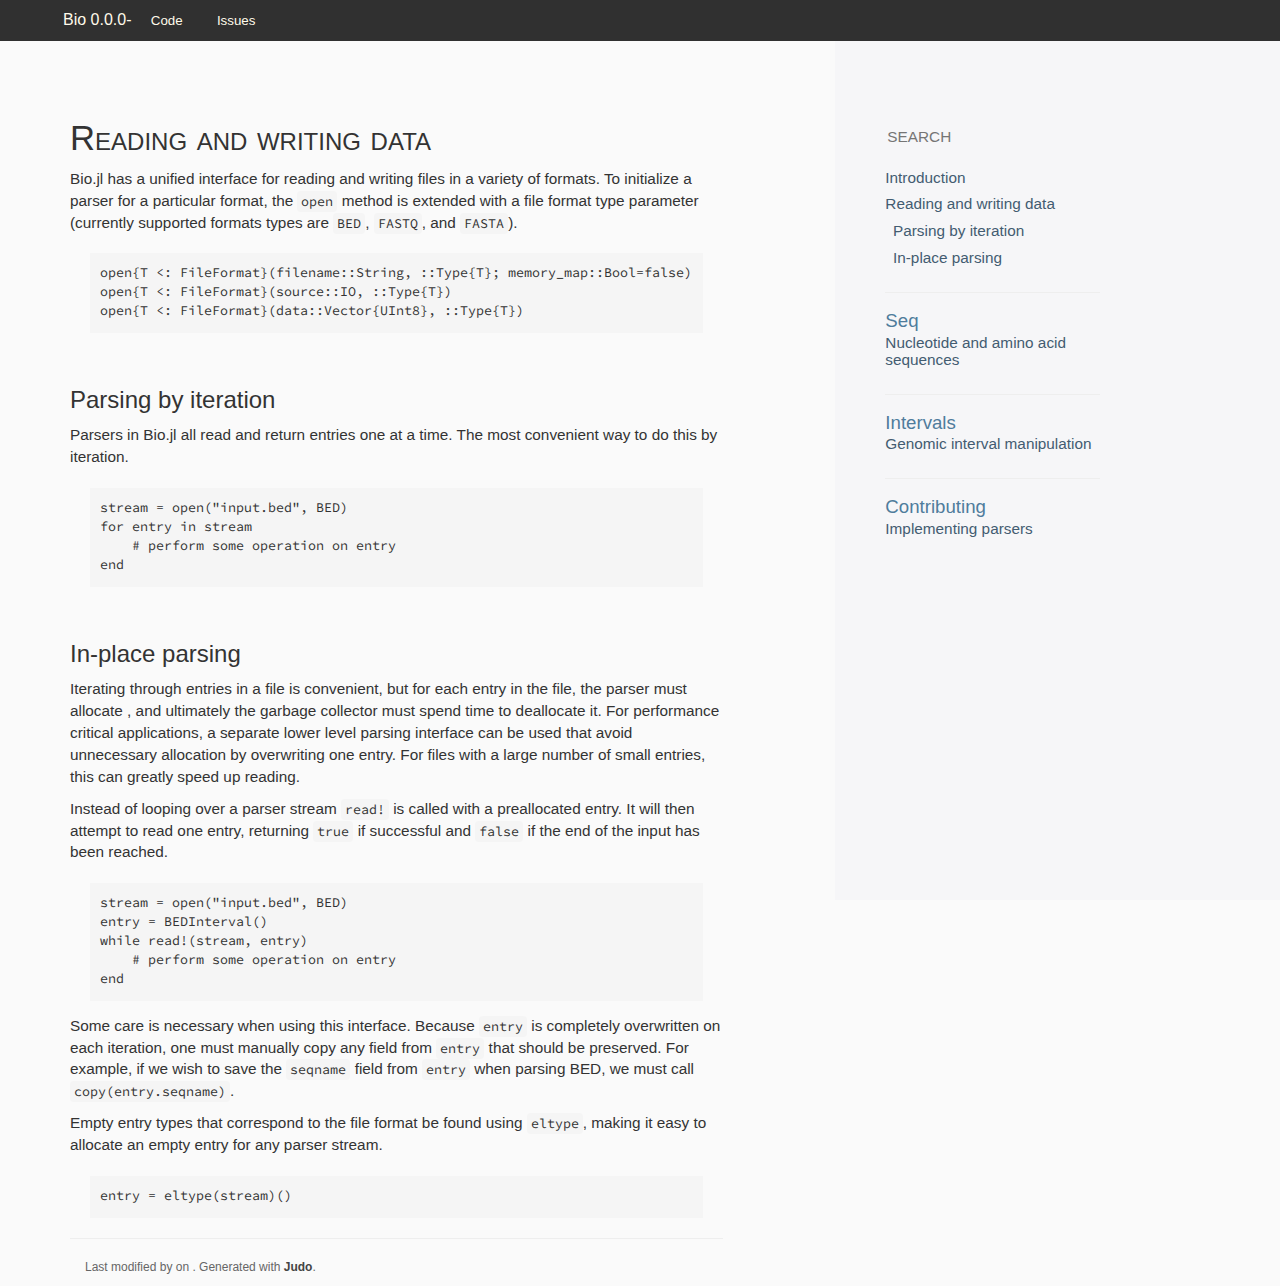
<file: reading.html>
<!DOCTYPE html>
<html>
<head>
  <meta name="author" content="">
  <meta charset="utf-8">
  <title>Reading and writing data</title>
  <link href='http://fonts.googleapis.com/css?family=Source+Sans+Pro:400,700|Source+Code+Pro:400,700'
        rel='stylesheet' type='text/css'>
  <link href="css/bootstrap.min.css" rel="stylesheet" type="text/css" media="all">
  <link href="css/custom.css" rel="stylesheet" type="text/css" media="all">
  <link href="css/hk-pyg.css" rel="stylesheet" type="text/css" media="all">
  <script src="js/jquery-2.0.3.min.js" type="text/javascript"></script>
  <script src="js/bootstrap.min.js" type="text/javascript"></script>
  <script src="js/list.min.js" type="text/javascript"></script>
</head>
<body>
  <div id="topbar" style="z-index: 3">
    <div class="container">
      <div class="row">
        <ul>
          <li><div id="pkgname">Bio 0.0.0-</div></li>
          <li><a href="#">Code</a></li>
          <li><a href="#/issues">Issues</a></li>
        </ul>
      </div>
    </div>
  </div>

  <div class="container" style="z-index: auto">
    <div class="row">
      <div class="col-sm-7">
      <div id="body-content">
      <h1 id="title">Reading and writing data</h1>
<p>Bio.jl has a unified interface for reading and writing files in a variety of formats. To initialize a parser for a particular format, the <code>open</code> method is extended with a file format type parameter &#40;currently supported formats types are <code>BED</code>, <code>FASTQ</code>, and <code>FASTA</code>&#41;.</p>
<pre><code class="language-&#123;.julia execute&#61;&quot;false&quot;&#125;">open&#123;T &lt;: FileFormat&#125;&#40;filename::String, ::Type&#123;T&#125;; memory_map::Bool&#61;false&#41;
open&#123;T &lt;: FileFormat&#125;&#40;source::IO, ::Type&#123;T&#125;&#41;
open&#123;T &lt;: FileFormat&#125;&#40;data::Vector&#123;UInt8&#125;, ::Type&#123;T&#125;&#41;</code></pre>
<h1 id="parsing-by-iteration">Parsing by iteration</h1>
<p>Parsers in Bio.jl all read and return entries one at a time. The most convenient way to do this by iteration.</p>
<pre><code class="language-&#123;.julia execute&#61;&quot;false&quot;&#125;">stream &#61; open&#40;&quot;input.bed&quot;, BED&#41;
for entry in stream
    # perform some operation on entry
end</code></pre>
<h1 id="in-place-parsing">In-place parsing</h1>
<p>Iterating through entries in a file is convenient, but for each entry in the file, the parser must allocate , and ultimately the garbage collector must spend time to deallocate it. For performance critical applications, a separate lower level parsing interface can be used that avoid unnecessary allocation by overwriting one entry. For files with a large number of small entries, this can greatly speed up reading.</p>
<p>Instead of looping over a parser stream <code>read&#33;</code> is called with a preallocated entry. It will then attempt to read one entry, returning <code>true</code> if successful and <code>false</code> if the end of the input has been reached.</p>
<pre><code class="language-&#123;.julia execute&#61;&quot;false&quot;&#125;">stream &#61; open&#40;&quot;input.bed&quot;, BED&#41;
entry &#61; BEDInterval&#40;&#41;
while read&#33;&#40;stream, entry&#41;
    # perform some operation on entry
end</code></pre>
<p>Some care is necessary when using this interface. Because <code>entry</code> is completely overwritten on each iteration, one must manually copy any field from <code>entry</code> that should be preserved. For example, if we wish to save the <code>seqname</code> field from <code>entry</code> when parsing BED, we must call <code>copy&#40;entry.seqname&#41;</code>.</p>
<p>Empty entry types that correspond to the file format be found using <code>eltype</code>, making it easy to allocate an empty entry for any parser stream.</p>
<pre><code class="language-&#123;.julia execute&#61;&quot;false&quot;&#125;">entry &#61; eltype&#40;stream&#41;&#40;&#41;</code></pre>

      <hr>
      </div>
      </div>

      <div class="col-sm-offset-8" style="z-index: 2">
        <div id="table-of-contents">
          <div id="table-of-contents-content">
            <input class="search" placeholder="SEARCH" />
            <ul class="toc list nav"><li>
    <a class="toc-item" href="index.html">Introduction</a>
</li>
<li>
    <a class="toc-item toc-current-doc" href="reading.html">Reading and writing data</a>
</li>
<li>
    <a style="margin-left: 0.5em" class="toc-item" href="#parsing-by-iteration">Parsing by iteration</a>
</li>
<li>
    <a style="margin-left: 0.5em" class="toc-item" href="#in-place-parsing">In-place parsing</a>
</li>
<li>
    <hr><div class="toc-part">Seq</div>
</li>
<li>
    <a class="toc-item" href="seq.html">Nucleotide and amino acid sequences</a>
</li>
<li>
    <hr><div class="toc-part">Intervals</div>
</li>
<li>
    <a class="toc-item" href="intervals.html">Genomic interval manipulation</a>
</li>
<li>
    <hr><div class="toc-part">Contributing</div>
</li>
<li>
    <a class="toc-item" href="parsing.html">Implementing parsers</a>
</li>
</ul>

            <script>
                var toclist = new List("table-of-contents",
                                       {valueNames: ["toc-item"]})

                $("body").scrollspy({target: "#table-of-contents"});

                $("#table-of-contents li").on("activate.bs.scrollspy",
                    function(event) {
                        $("#table-of-contents ul").find("a").css({"font-weight": "normal"});
                        $(this).children("a").css({"font-weight": "bolder"});
                    });
            </script>
          </div>
        </div>
      </div>
    </div>

  <footer class="col-sm-8">
    <p class="muted">Last modified by  on . Generated with
    <a href="https://github.com/dcjones/Judo.jl">Judo</a>.</p>
  </footer>

  </div>
</body>
</html>
</file>
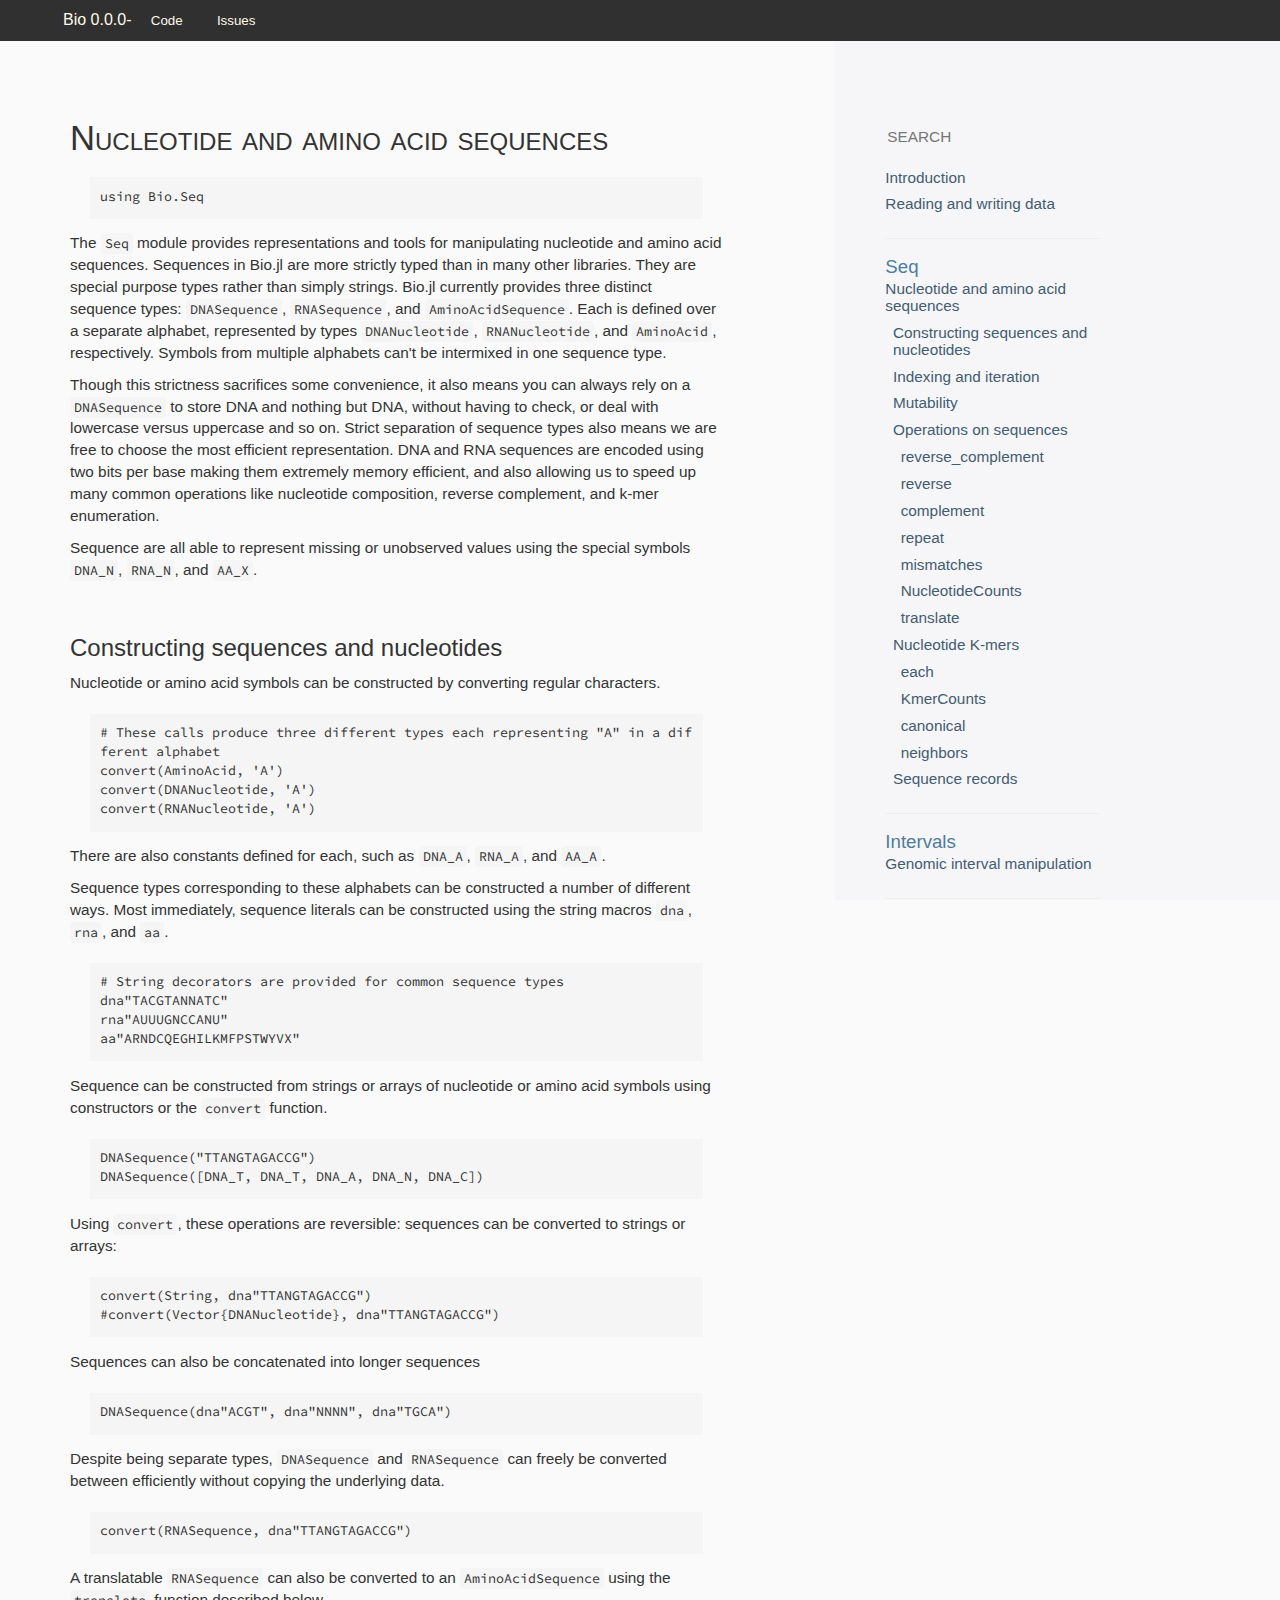
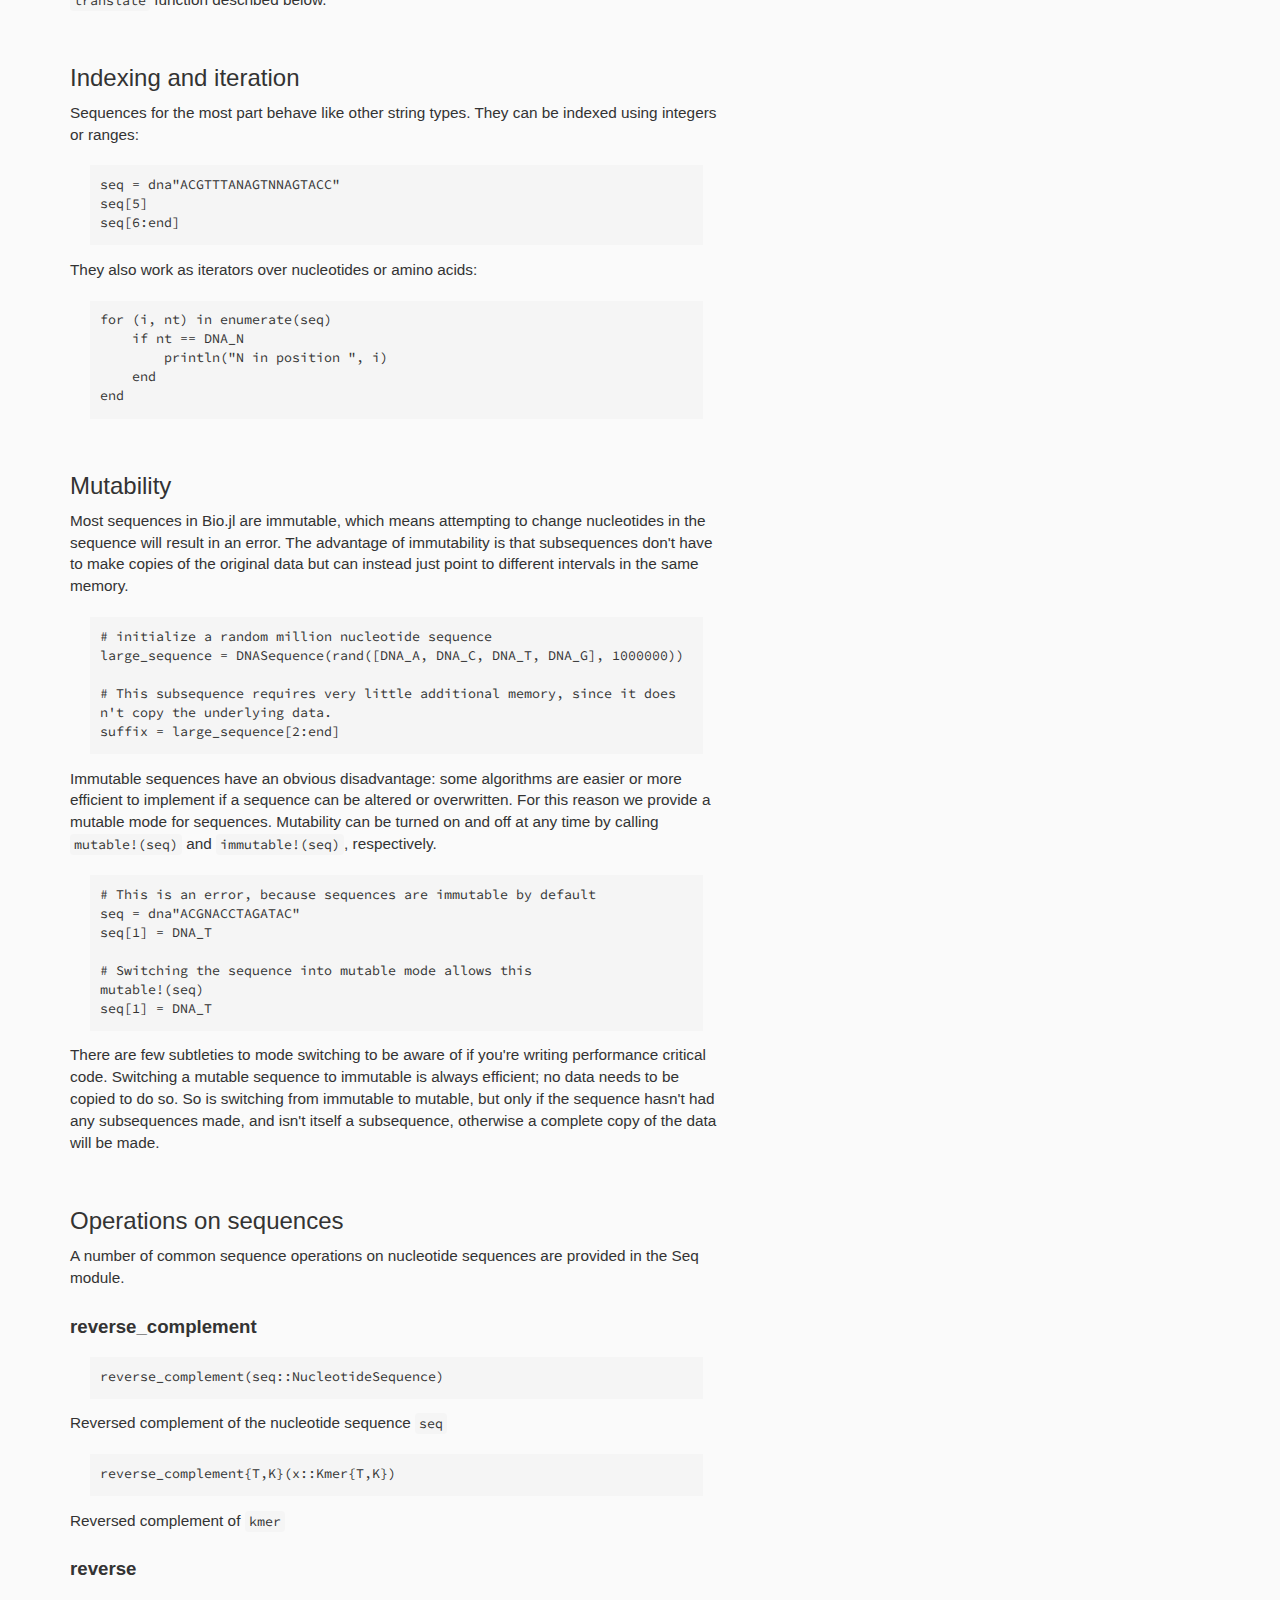
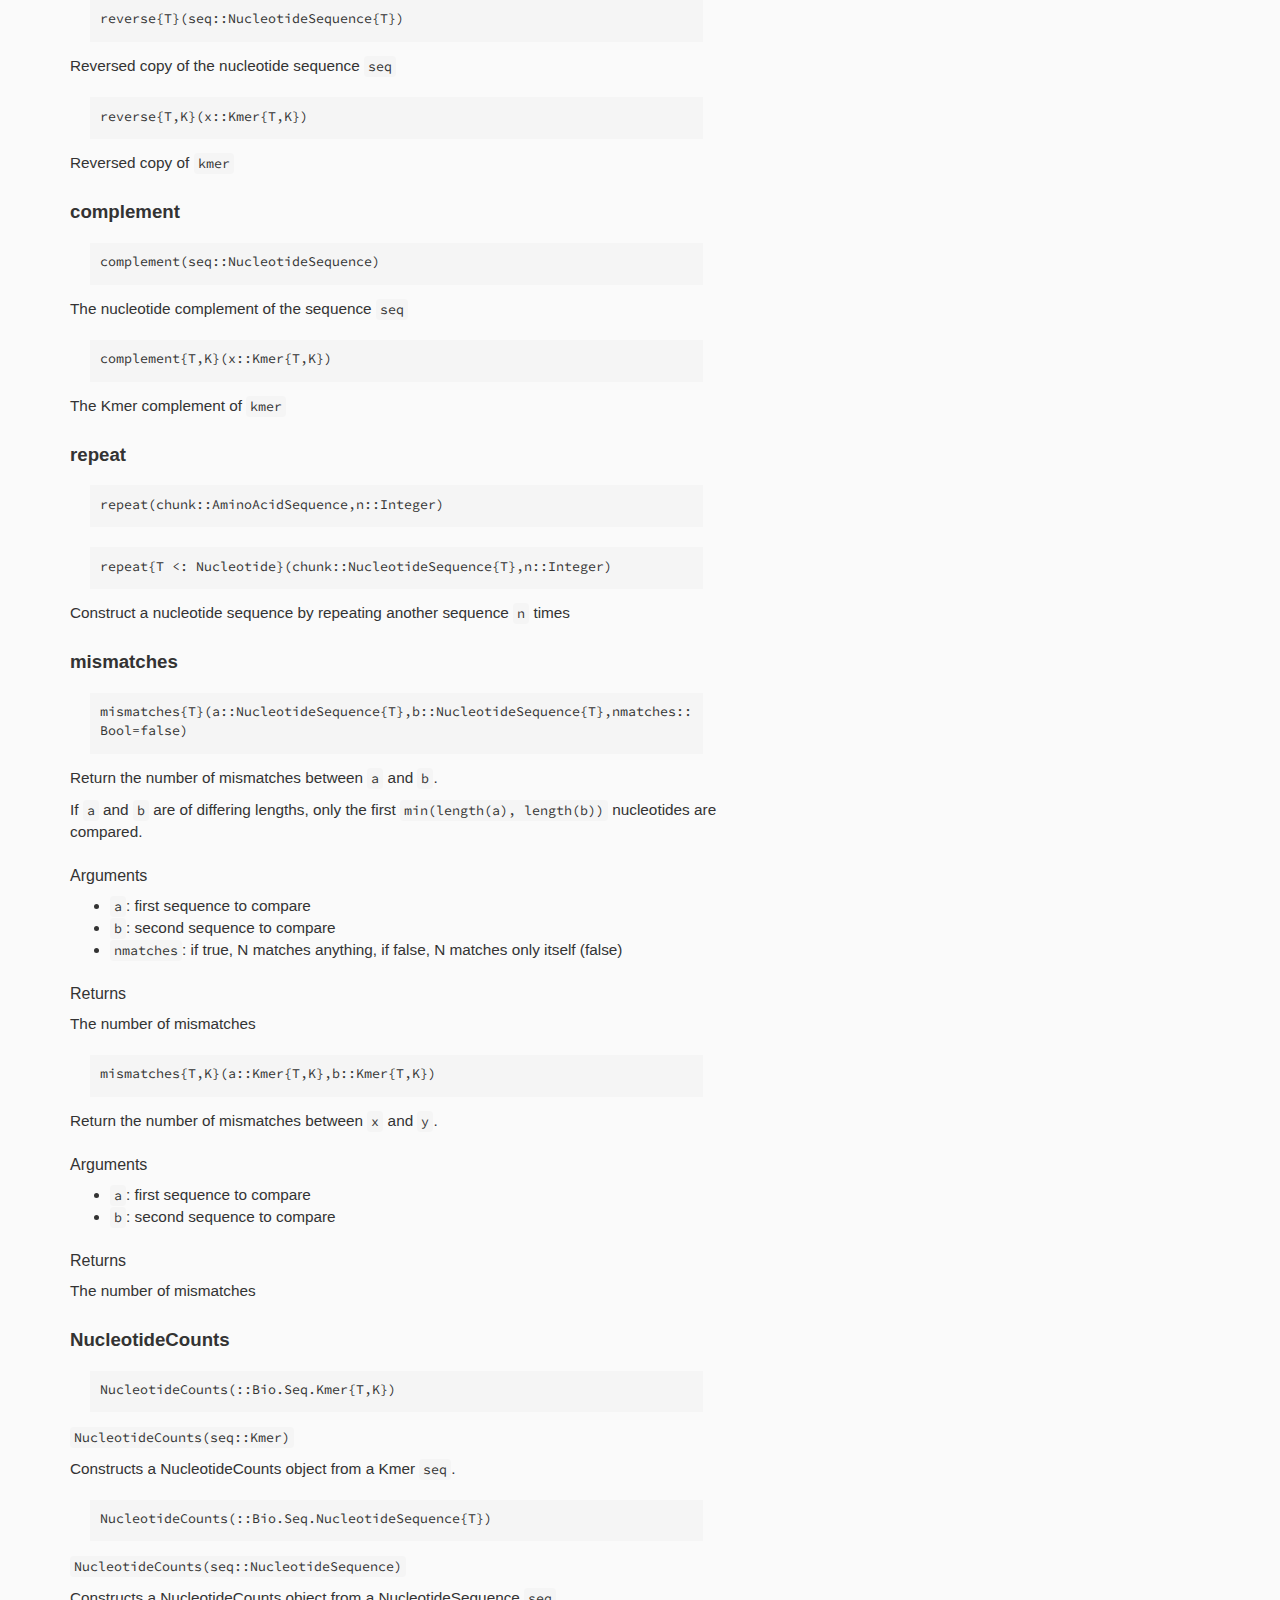
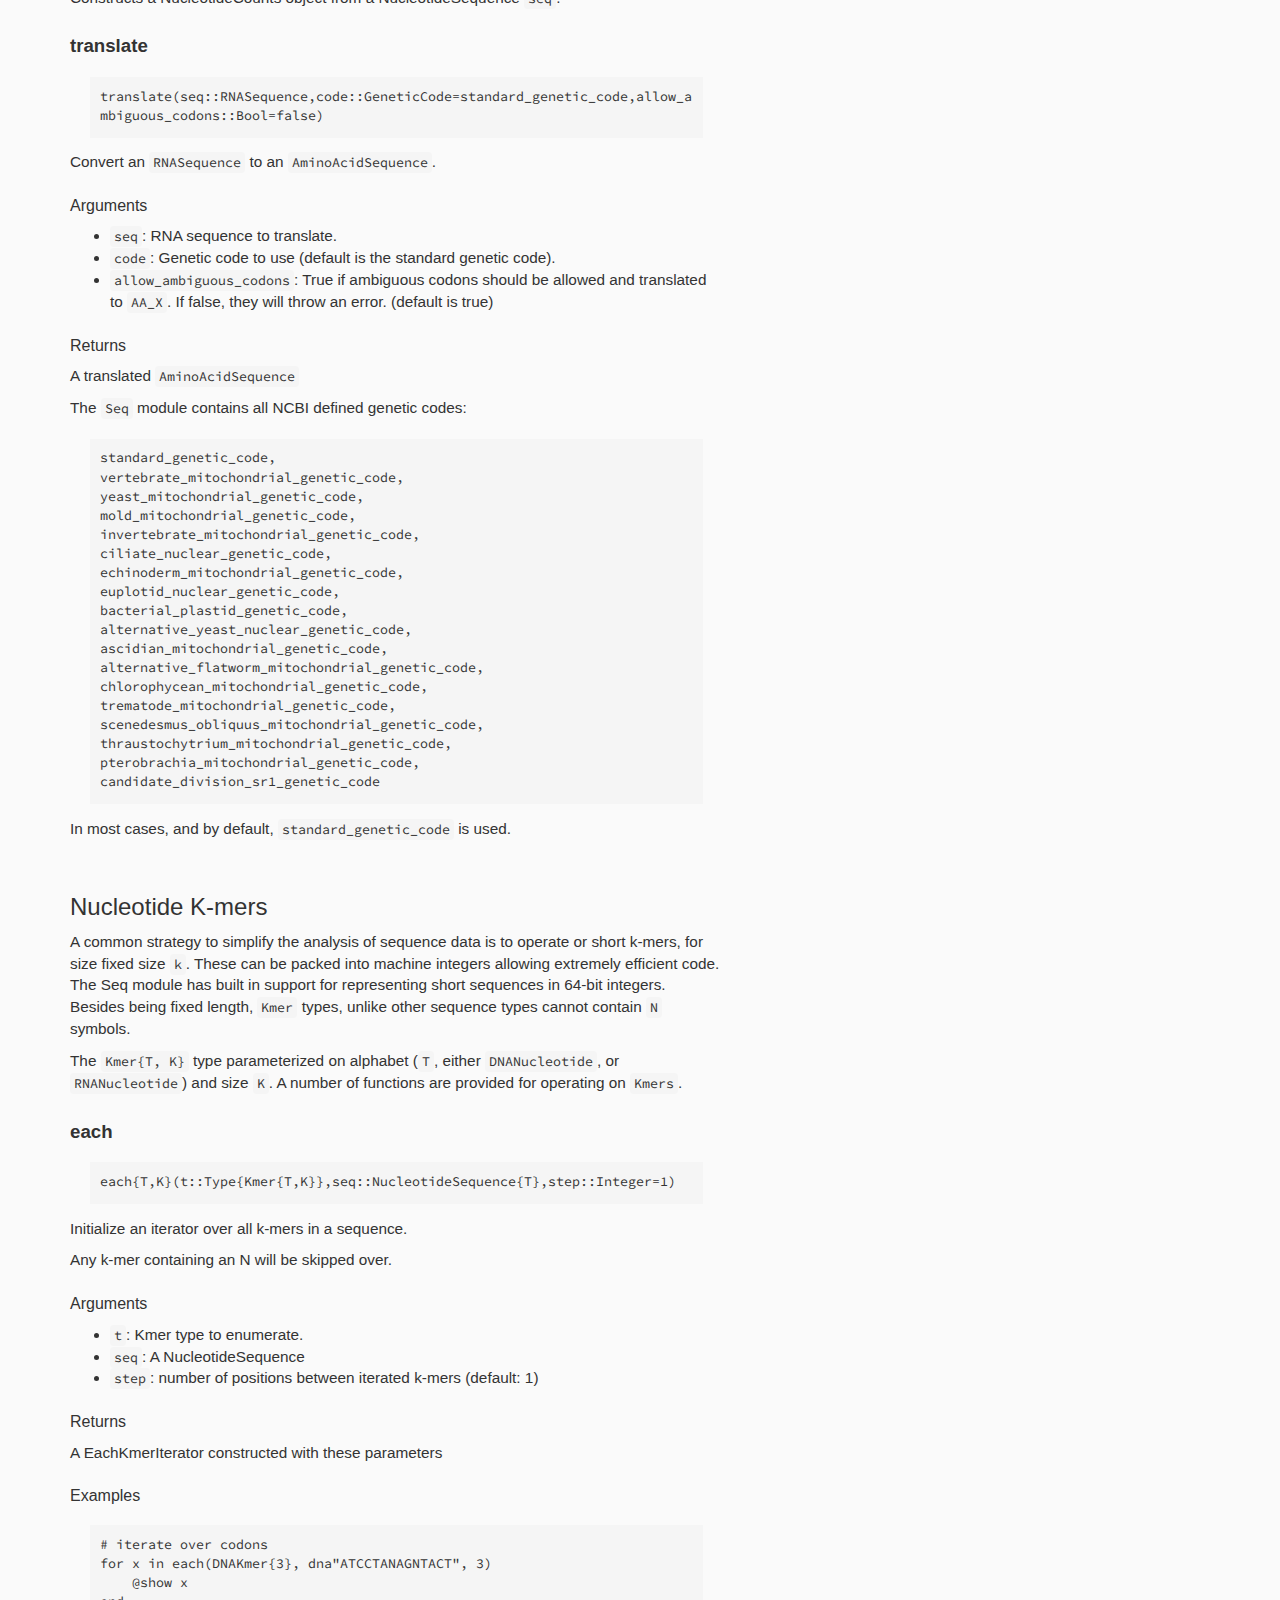
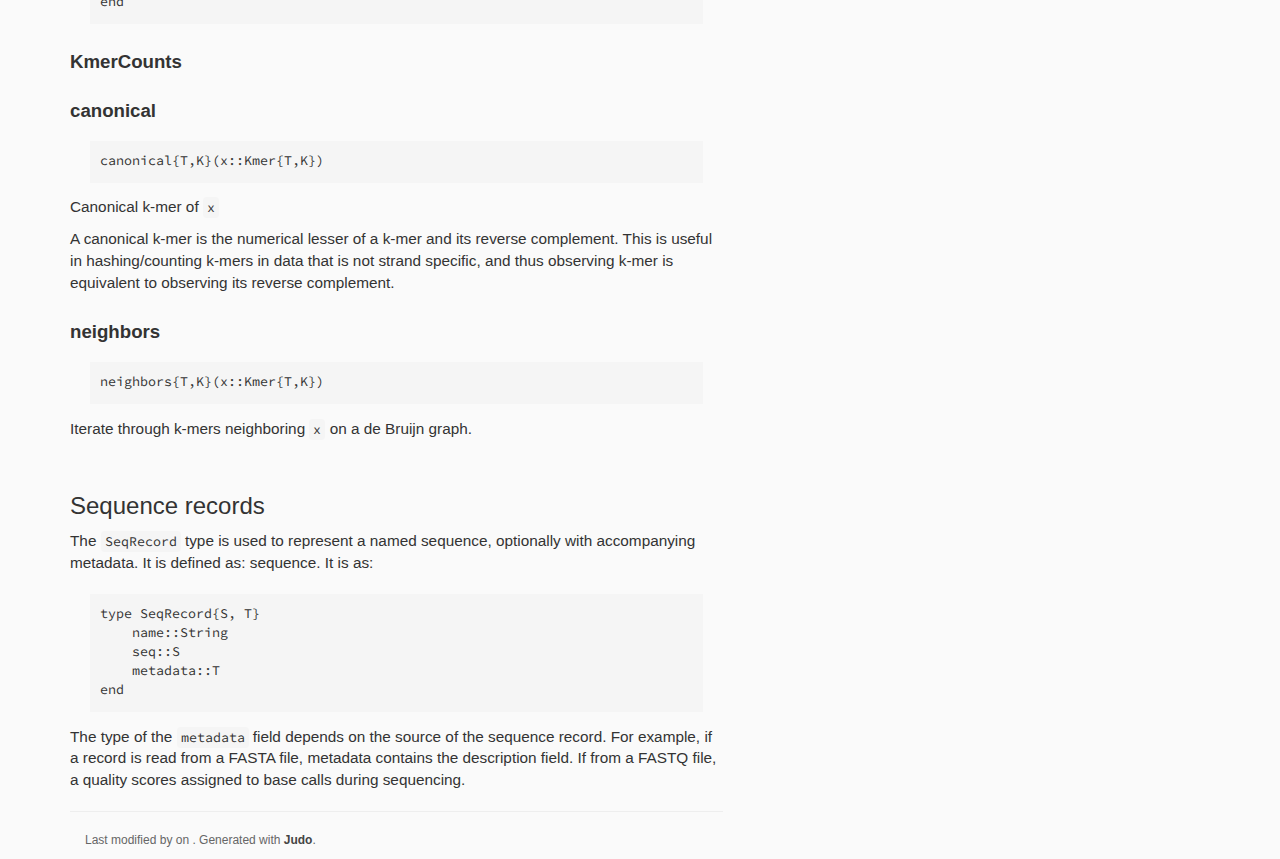
<file: seq.html>
<!DOCTYPE html>
<html>
<head>
  <meta name="author" content="">
  <meta charset="utf-8">
  <title>Nucleotide and amino acid sequences</title>
  <link href='http://fonts.googleapis.com/css?family=Source+Sans+Pro:400,700|Source+Code+Pro:400,700'
        rel='stylesheet' type='text/css'>
  <link href="css/bootstrap.min.css" rel="stylesheet" type="text/css" media="all">
  <link href="css/custom.css" rel="stylesheet" type="text/css" media="all">
  <link href="css/hk-pyg.css" rel="stylesheet" type="text/css" media="all">
  <script src="js/jquery-2.0.3.min.js" type="text/javascript"></script>
  <script src="js/bootstrap.min.js" type="text/javascript"></script>
  <script src="js/list.min.js" type="text/javascript"></script>
</head>
<body>
  <div id="topbar" style="z-index: 3">
    <div class="container">
      <div class="row">
        <ul>
          <li><div id="pkgname">Bio 0.0.0-</div></li>
          <li><a href="#">Code</a></li>
          <li><a href="#/issues">Issues</a></li>
        </ul>
      </div>
    </div>
  </div>

  <div class="container" style="z-index: auto">
    <div class="row">
      <div class="col-sm-7">
      <div id="body-content">
      <h1 id="title">Nucleotide and amino acid sequences</h1>
<pre><code class="language-&#123;.julia hide&#61;&quot;true&quot;&#125;">using Bio.Seq</code></pre>
<p>The <code>Seq</code> module provides representations and tools for manipulating nucleotide and amino acid sequences. Sequences in Bio.jl are more strictly typed than in many other libraries. They are special purpose types rather than simply strings. Bio.jl currently provides three distinct sequence types: <code>DNASequence</code>, <code>RNASequence</code>, and <code>AminoAcidSequence</code>. Each is defined over a separate alphabet, represented by types <code>DNANucleotide</code>, <code>RNANucleotide</code>, and <code>AminoAcid</code>, respectively. Symbols from multiple alphabets can&#39;t be intermixed in one sequence type.</p>
<p>Though this strictness sacrifices some convenience, it also means you can always rely on a <code>DNASequence</code> to store DNA and nothing but DNA, without having to check, or deal with lowercase versus uppercase and so on. Strict separation of sequence types also means we are free to choose the most efficient representation. DNA and RNA sequences are encoded using two bits per base making them extremely memory efficient, and also allowing us to speed up many common operations like nucleotide composition, reverse complement, and k-mer enumeration.</p>
<p>Sequence are all able to represent missing or unobserved values using the special symbols <code>DNA_N</code>, <code>RNA_N</code>, and <code>AA_X</code>.</p>
<h1 id="constructing-sequences-and-nucleotides">Constructing sequences and nucleotides</h1>
<p>Nucleotide or amino acid symbols can be constructed by converting regular characters.</p>
<pre><code class="language-&#123;.julia execute&#61;&quot;false&quot;&#125;"># These calls produce three different types each representing &quot;A&quot; in a different alphabet
convert&#40;AminoAcid, &#39;A&#39;&#41;
convert&#40;DNANucleotide, &#39;A&#39;&#41;
convert&#40;RNANucleotide, &#39;A&#39;&#41;</code></pre>
<p>There are also constants defined for each, such as <code>DNA_A</code>, <code>RNA_A</code>, and <code>AA_A</code>.</p>
<p>Sequence types corresponding to these alphabets can be constructed a number of different ways. Most immediately, sequence literals can be constructed using the string macros <code>dna</code>, <code>rna</code>, and <code>aa</code>.</p>
<pre><code class="language-&#123;.julia execute&#61;&quot;false&quot;&#125;"># String decorators are provided for common sequence types
dna&quot;TACGTANNATC&quot;
rna&quot;AUUUGNCCANU&quot;
aa&quot;ARNDCQEGHILKMFPSTWYVX&quot;</code></pre>
<p>Sequence can be constructed from strings or arrays of nucleotide or amino acid symbols using constructors or the <code>convert</code> function.</p>
<pre><code class="language-&#123;.julia execute&#61;&quot;false&quot;&#125;">DNASequence&#40;&quot;TTANGTAGACCG&quot;&#41;
DNASequence&#40;&#91;DNA_T, DNA_T, DNA_A, DNA_N, DNA_C&#93;&#41;</code></pre>
<p>Using <code>convert</code>, these operations are reversible: sequences can be converted to strings or arrays:</p>
<pre><code class="language-&#123;.julia execute&#61;&quot;false&quot;&#125;">convert&#40;String, dna&quot;TTANGTAGACCG&quot;&#41;
#convert&#40;Vector&#123;DNANucleotide&#125;, dna&quot;TTANGTAGACCG&quot;&#41;</code></pre>
<p>Sequences can also be concatenated into longer sequences</p>
<pre><code class="language-&#123;.julia execute&#61;&quot;false&quot;&#125;">DNASequence&#40;dna&quot;ACGT&quot;, dna&quot;NNNN&quot;, dna&quot;TGCA&quot;&#41;</code></pre>
<p>Despite being separate types, <code>DNASequence</code> and <code>RNASequence</code> can freely be converted between efficiently without copying the underlying data.</p>
<pre><code class="language-&#123;.julia execute&#61;&quot;false&quot;&#125;">convert&#40;RNASequence, dna&quot;TTANGTAGACCG&quot;&#41;</code></pre>
<p>A translatable <code>RNASequence</code> can also be converted to an <code>AminoAcidSequence</code> using the <code>translate</code> function described below.</p>
<h1 id="indexing-and-iteration">Indexing and iteration</h1>
<p>Sequences for the most part behave like other string types. They can be indexed using integers or ranges:</p>
<pre><code class="language-&#123;.julia execute&#61;&quot;false&quot;&#125;">seq &#61; dna&quot;ACGTTTANAGTNNAGTACC&quot;
seq&#91;5&#93;
seq&#91;6:end&#93;</code></pre>
<p>They also work as iterators over nucleotides or amino acids:</p>
<pre><code class="language-&#123;.julia execute&#61;&quot;false&quot;&#125;">for &#40;i, nt&#41; in enumerate&#40;seq&#41;
    if nt &#61;&#61; DNA_N
        println&#40;&quot;N in position &quot;, i&#41;
    end
end</code></pre>
<h1 id="mutability">Mutability</h1>
<p>Most sequences in Bio.jl are immutable, which means attempting to change nucleotides in the sequence will result in an error. The advantage of immutability is that subsequences don&#39;t have to make copies of the original data but can instead just point to different intervals in the same memory.</p>
<pre><code class="language-&#123;.julia execute&#61;&quot;false&quot;&#125;"># initialize a random million nucleotide sequence
large_sequence &#61; DNASequence&#40;rand&#40;&#91;DNA_A, DNA_C, DNA_T, DNA_G&#93;, 1000000&#41;&#41;

# This subsequence requires very little additional memory, since it doesn&#39;t copy the underlying data.
suffix &#61; large_sequence&#91;2:end&#93;</code></pre>
<p>Immutable sequences have an obvious disadvantage: some algorithms are easier or more efficient to implement if a sequence can be altered or overwritten. For this reason we provide a mutable mode for sequences. Mutability can be turned on and off at any time by calling <code>mutable&#33;&#40;seq&#41;</code> and <code>immutable&#33;&#40;seq&#41;</code>, respectively.</p>
<pre><code class="language-&#123;.julia execute&#61;&quot;false&quot;&#125;"># This is an error, because sequences are immutable by default
seq &#61; dna&quot;ACGNACCTAGATAC&quot;
seq&#91;1&#93; &#61; DNA_T

# Switching the sequence into mutable mode allows this
mutable&#33;&#40;seq&#41;
seq&#91;1&#93; &#61; DNA_T</code></pre>
<p>There are few subtleties to mode switching to be aware of if you&#39;re writing performance critical code. Switching a mutable sequence to immutable is always efficient; no data needs to be copied to do so. So is switching from immutable to mutable, but only if the sequence hasn&#39;t had any subsequences made, and isn&#39;t itself a subsequence, otherwise a complete copy of the data will be made.</p>
<h1 id="operations-on-sequences">Operations on sequences</h1>
<p>A number of common sequence operations on nucleotide sequences are provided in the Seq module.</p>
<h2 id="reverse_complement">reverse_complement</h2>
<pre><code class="language-&#123;.julia execute&#61;&quot;false&quot;&#125;">reverse_complement&#40;seq::NucleotideSequence&#41;</code></pre>
<p>Reversed complement of the nucleotide sequence <code>seq</code></p>
<pre><code class="language-&#123;.julia execute&#61;&quot;false&quot;&#125;">reverse_complement&#123;T,K&#125;&#40;x::Kmer&#123;T,K&#125;&#41;</code></pre>
<p>Reversed complement of <code>kmer</code></p>
<h2 id="reverse">reverse</h2>
<pre><code class="language-&#123;.julia execute&#61;&quot;false&quot;&#125;">reverse&#123;T&#125;&#40;seq::NucleotideSequence&#123;T&#125;&#41;</code></pre>
<p>Reversed copy of the nucleotide sequence <code>seq</code></p>
<pre><code class="language-&#123;.julia execute&#61;&quot;false&quot;&#125;">reverse&#123;T,K&#125;&#40;x::Kmer&#123;T,K&#125;&#41;</code></pre>
<p>Reversed copy of <code>kmer</code></p>
<h2 id="complement">complement</h2>
<pre><code class="language-&#123;.julia execute&#61;&quot;false&quot;&#125;">complement&#40;seq::NucleotideSequence&#41;</code></pre>
<p>The nucleotide complement of the sequence <code>seq</code></p>
<pre><code class="language-&#123;.julia execute&#61;&quot;false&quot;&#125;">complement&#123;T,K&#125;&#40;x::Kmer&#123;T,K&#125;&#41;</code></pre>
<p>The Kmer complement of <code>kmer</code></p>
<h2 id="repeat">repeat</h2>
<pre><code class="language-&#123;.julia execute&#61;&quot;false&quot;&#125;">repeat&#40;chunk::AminoAcidSequence,n::Integer&#41;</code></pre>
<pre><code class="language-&#123;.julia execute&#61;&quot;false&quot;&#125;">repeat&#123;T &lt;: Nucleotide&#125;&#40;chunk::NucleotideSequence&#123;T&#125;,n::Integer&#41;</code></pre>
<p>Construct a nucleotide sequence by repeating another sequence <code>n</code> times</p>
<h2 id="mismatches">mismatches</h2>
<pre><code class="language-&#123;.julia execute&#61;&quot;false&quot;&#125;">mismatches&#123;T&#125;&#40;a::NucleotideSequence&#123;T&#125;,b::NucleotideSequence&#123;T&#125;,nmatches::Bool&#61;false&#41;</code></pre>
<p>Return the number of mismatches between <code>a</code> and <code>b</code>.</p>
<p>If <code>a</code> and <code>b</code> are of differing lengths, only the first <code>min&#40;length&#40;a&#41;, length&#40;b&#41;&#41;</code> nucleotides are compared.</p>
<h3 id="arguments">Arguments</h3>
<ul>
<li><code>a</code>: first sequence to compare</li>
<li><code>b</code>: second sequence to compare</li>
<li><code>nmatches</code>: if true, N matches anything, if false, N matches only itself &#40;false&#41;</li>
</ul>
<h3 id="returns">Returns</h3>
<p>The number of mismatches</p>
<pre><code class="language-&#123;.julia execute&#61;&quot;false&quot;&#125;">mismatches&#123;T,K&#125;&#40;a::Kmer&#123;T,K&#125;,b::Kmer&#123;T,K&#125;&#41;</code></pre>
<p>Return the number of mismatches between <code>x</code> and <code>y</code>.</p>
<h3 id="arguments">Arguments</h3>
<ul>
<li><code>a</code>: first sequence to compare</li>
<li><code>b</code>: second sequence to compare</li>
</ul>
<h3 id="returns">Returns</h3>
<p>The number of mismatches</p>
<h2 id="nucleotidecounts">NucleotideCounts</h2>
<pre><code class="language-&#123;.julia execute&#61;&quot;false&quot;&#125;">NucleotideCounts&#40;::Bio.Seq.Kmer&#123;T,K&#125;&#41;</code></pre>
<p><code>NucleotideCounts&#40;seq::Kmer&#41;</code></p>
<p>Constructs a NucleotideCounts object from a Kmer <code>seq</code>.</p>
<pre><code class="language-&#123;.julia execute&#61;&quot;false&quot;&#125;">NucleotideCounts&#40;::Bio.Seq.NucleotideSequence&#123;T&#125;&#41;</code></pre>
<p><code>NucleotideCounts&#40;seq::NucleotideSequence&#41;</code></p>
<p>Constructs a NucleotideCounts object from a NucleotideSequence <code>seq</code>.</p>
<h2 id="translate">translate</h2>
<pre><code class="language-&#123;.julia execute&#61;&quot;false&quot;&#125;">translate&#40;seq::RNASequence,code::GeneticCode&#61;standard_genetic_code,allow_ambiguous_codons::Bool&#61;false&#41;</code></pre>
<p>Convert an <code>RNASequence</code> to an <code>AminoAcidSequence</code>.</p>
<h3 id="arguments">Arguments</h3>
<ul>
<li><code>seq</code>: RNA sequence to translate.</li>
<li><code>code</code>: Genetic code to use &#40;default is the standard genetic code&#41;.</li>
<li><code>allow_ambiguous_codons</code>: True if ambiguous codons should be allowed and       translated to <code>AA_X</code>. If false, they will throw an error. &#40;default is true&#41;</li>
</ul>
<h3 id="returns">Returns</h3>
<p>A translated <code>AminoAcidSequence</code></p>
<p>The <code>Seq</code> module contains all NCBI defined genetic codes:</p>
<pre><code class="language-&#123;.julia execute&#61;&quot;false&quot;&#125;">standard_genetic_code,
vertebrate_mitochondrial_genetic_code,
yeast_mitochondrial_genetic_code,
mold_mitochondrial_genetic_code,
invertebrate_mitochondrial_genetic_code,
ciliate_nuclear_genetic_code,
echinoderm_mitochondrial_genetic_code,
euplotid_nuclear_genetic_code,
bacterial_plastid_genetic_code,
alternative_yeast_nuclear_genetic_code,
ascidian_mitochondrial_genetic_code,
alternative_flatworm_mitochondrial_genetic_code,
chlorophycean_mitochondrial_genetic_code,
trematode_mitochondrial_genetic_code,
scenedesmus_obliquus_mitochondrial_genetic_code,
thraustochytrium_mitochondrial_genetic_code,
pterobrachia_mitochondrial_genetic_code,
candidate_division_sr1_genetic_code</code></pre>
<p>In most cases, and by default, <code>standard_genetic_code</code> is used.</p>
<h1 id="nucleotide-k-mers">Nucleotide K-mers</h1>
<p>A common strategy to simplify the analysis of sequence data is to operate or short k-mers, for size fixed size <code>k</code>. These can be packed into machine integers allowing extremely efficient code. The Seq module has built in support for representing short sequences in 64-bit integers. Besides being fixed length, <code>Kmer</code> types, unlike other sequence types cannot contain <code>N</code> symbols.</p>
<p>The <code>Kmer&#123;T, K&#125;</code> type parameterized on alphabet &#40;<code>T</code>, either <code>DNANucleotide</code>, or <code>RNANucleotide</code>&#41; and size <code>K</code>. A number of functions are provided for operating on <code>Kmers</code>.</p>
<h2 id="each">each</h2>
<pre><code class="language-&#123;.julia execute&#61;&quot;false&quot;&#125;">each&#123;T,K&#125;&#40;t::Type&#123;Kmer&#123;T,K&#125;&#125;,seq::NucleotideSequence&#123;T&#125;,step::Integer&#61;1&#41;</code></pre>
<p>Initialize an iterator over all k-mers in a sequence.</p>
<p>Any k-mer containing an N will be skipped over.</p>
<h3 id="arguments">Arguments</h3>
<ul>
<li><code>t</code>: Kmer type to enumerate.</li>
<li><code>seq</code>: A NucleotideSequence</li>
<li><code>step</code>: number of positions between iterated k-mers &#40;default: 1&#41;</li>
</ul>
<h3 id="returns">Returns</h3>
<p>A EachKmerIterator constructed with these parameters</p>
<h3 id="examples">Examples</h3>
<pre><code class="language-&#123;.julia execute&#61;&quot;false&quot;&#125;"># iterate over codons
for x in each&#40;DNAKmer&#123;3&#125;, dna&quot;ATCCTANAGNTACT&quot;, 3&#41;
    &#64;show x
end</code></pre>
<h2 id="kmercounts">KmerCounts</h2>
<h2 id="canonical">canonical</h2>
<pre><code class="language-&#123;.julia execute&#61;&quot;false&quot;&#125;">canonical&#123;T,K&#125;&#40;x::Kmer&#123;T,K&#125;&#41;</code></pre>
<p>Canonical k-mer of <code>x</code></p>
<p>A canonical k-mer is the numerical lesser of a k-mer and its reverse complement. This is useful in hashing/counting k-mers in data that is not strand specific, and thus observing k-mer is equivalent to observing its reverse complement.</p>
<h2 id="neighbors">neighbors</h2>
<pre><code class="language-&#123;.julia execute&#61;&quot;false&quot;&#125;">neighbors&#123;T,K&#125;&#40;x::Kmer&#123;T,K&#125;&#41;</code></pre>
<p>Iterate through k-mers neighboring <code>x</code> on a de Bruijn graph.</p>
<h1 id="sequence-records">Sequence records</h1>
<p>The <code>SeqRecord</code> type is used to represent a named sequence, optionally with accompanying metadata. It is defined as: sequence. It is as:</p>
<pre><code class="language-&#123;.julia execute&#61;&quot;false&quot;&#125;">type SeqRecord&#123;S, T&#125;
    name::String
    seq::S
    metadata::T
end</code></pre>
<p>The type of the <code>metadata</code> field depends on the source of the sequence record. For example, if a record is read from a FASTA file, metadata contains the description field. If from a FASTQ file, a quality scores assigned to base calls during sequencing.</p>

      <hr>
      </div>
      </div>

      <div class="col-sm-offset-8" style="z-index: 2">
        <div id="table-of-contents">
          <div id="table-of-contents-content">
            <input class="search" placeholder="SEARCH" />
            <ul class="toc list nav"><li>
    <a class="toc-item" href="index.html">Introduction</a>
</li>
<li>
    <a class="toc-item" href="reading.html">Reading and writing data</a>
</li>
<li>
    <hr><div class="toc-part">Seq</div>
</li>
<li>
    <a class="toc-item toc-current-doc" href="seq.html">Nucleotide and amino acid sequences</a>
</li>
<li>
    <a style="margin-left: 0.5em" class="toc-item" href="#constructing-sequences-and-nucleotides">Constructing sequences and nucleotides</a>
</li>
<li>
    <a style="margin-left: 0.5em" class="toc-item" href="#indexing-and-iteration">Indexing and iteration</a>
</li>
<li>
    <a style="margin-left: 0.5em" class="toc-item" href="#mutability">Mutability</a>
</li>
<li>
    <a style="margin-left: 0.5em" class="toc-item" href="#operations-on-sequences">Operations on sequences</a>
</li>
<li>
    <a style="margin-left: 1.0em" class="toc-item" href="#reverse_complement">reverse_complement</a>
</li>
<li>
    <a style="margin-left: 1.0em" class="toc-item" href="#reverse">reverse</a>
</li>
<li>
    <a style="margin-left: 1.0em" class="toc-item" href="#complement">complement</a>
</li>
<li>
    <a style="margin-left: 1.0em" class="toc-item" href="#repeat">repeat</a>
</li>
<li>
    <a style="margin-left: 1.0em" class="toc-item" href="#mismatches">mismatches</a>
</li>
<li>
    <a style="margin-left: 1.0em" class="toc-item" href="#nucleotidecounts">NucleotideCounts</a>
</li>
<li>
    <a style="margin-left: 1.0em" class="toc-item" href="#translate">translate</a>
</li>
<li>
    <a style="margin-left: 0.5em" class="toc-item" href="#nucleotide-k-mers">Nucleotide K-mers</a>
</li>
<li>
    <a style="margin-left: 1.0em" class="toc-item" href="#each">each</a>
</li>
<li>
    <a style="margin-left: 1.0em" class="toc-item" href="#kmercounts">KmerCounts</a>
</li>
<li>
    <a style="margin-left: 1.0em" class="toc-item" href="#canonical">canonical</a>
</li>
<li>
    <a style="margin-left: 1.0em" class="toc-item" href="#neighbors">neighbors</a>
</li>
<li>
    <a style="margin-left: 0.5em" class="toc-item" href="#sequence-records">Sequence records</a>
</li>
<li>
    <hr><div class="toc-part">Intervals</div>
</li>
<li>
    <a class="toc-item" href="intervals.html">Genomic interval manipulation</a>
</li>
<li>
    <hr><div class="toc-part">Contributing</div>
</li>
<li>
    <a class="toc-item" href="parsing.html">Implementing parsers</a>
</li>
</ul>

            <script>
                var toclist = new List("table-of-contents",
                                       {valueNames: ["toc-item"]})

                $("body").scrollspy({target: "#table-of-contents"});

                $("#table-of-contents li").on("activate.bs.scrollspy",
                    function(event) {
                        $("#table-of-contents ul").find("a").css({"font-weight": "normal"});
                        $(this).children("a").css({"font-weight": "bolder"});
                    });
            </script>
          </div>
        </div>
      </div>
    </div>

  <footer class="col-sm-8">
    <p class="muted">Last modified by  on . Generated with
    <a href="https://github.com/dcjones/Judo.jl">Judo</a>.</p>
  </footer>

  </div>
</body>
</html>
</file>
<file: css/hk-pyg.css>
/* Loosely based on pygment's default colors */
table.sourceCode, tr.sourceCode, td.lineNumbers, td.sourceCode, table.sourceCode pre
   { margin: 0; padding: 0; border: 0; vertical-align: baseline; border: none; }
td.lineNumbers { border-right: 1px solid #AAAAAA; text-align: right; color: #AAAAAA; padding-right: 5px; padding-left: 5px; }
td.sourceCode { padding-left: 5px; }
pre.sourceCode { }
code.sourceCode span.kw { color: #007020; font-weight: bold; }
code.sourceCode span.dt { color: #902000; }
code.sourceCode span.dv { color: #40a070; }
code.sourceCode span.bn { color: #40a070; }
code.sourceCode span.fl { color: #40a070; }
code.sourceCode span.ch { color: #4070a0; }
code.sourceCode span.st { color: #4070a0; }
code.sourceCode span.co { color: #60a0b0; font-style: italic; }
code.sourceCode span.ot { color: #007020; }
code.sourceCode span.al { color: red; font-weight: bold; }
code.sourceCode span.fu { color: #06287e; }
code.sourceCode span.re { }
code.sourceCode span.er { color: red; font-weight: bold; }
</file>
<file: css/custom.css>
/* Customizations to base bootstrap styles */

#title{
    font-size: 26pt;
    font-variant: small-caps;
}

#topbar {
    background-color: #303030;
    position: relative;
    color: #fffaea;
    font-family: "Source Sans", "Helvetica Neue", sans-serif;
    font-weight: normal;
}

#topbar ul {
    padding: 0;
    margin: 8px;
}

#topbar li {
    padding: 0;
    position: relative;
    display: inline-block;
    list-style: none;
}

#topbar a {
    position: relative;
    display: inline-block;
    padding: 3px 15px;
    color: #fffaea;
    font-weight: normal;
    font-size: 10pt;
}

#footer {
    width: auto;
    margin: 10px;
}

pre {
    border: 0;
    -webkit-border-radius: 0;
    -moz-border-radius: 0;
    border-radius: 0;
    margin: 20px;
    font-family: "Source Code Pro", "monospace";
    font-weight: light;
    font-size: 10pt;
    margin-bottom: 1em;
    padding-bottom: 1em;
}

code {
    font-family: "Source Code Pro", "monospace";
    font-size: 10pt;
    background-color: #f5f5f5;
    color: inherit;
}

.output {
    background-color: #fafafa;
    border: 1px solid #f1f1f5;
    margin: 0.5em 2.5em;
}

img {
    padding: 10px;
}

h1 {
    padding-top: 0.75em;
    margin-bottom: 1.0pt;
    font-size: 18pt;
}

h2 {
    font-weight: bolder;
    font-size: 14pt;
}

h3 {
    font-size: 12pt;
    color: #396867;
}

h4 {
    font-size: 11pt;
}

h1, h2, h3, h4, h5 {
    margin-top: 1.5em;
    margin-bottom: 8.0pt;
    color: #333;
}

h1 a, h2 a, h3 a, h4 a, h5 a {
    color: #504545;
}

body {
    text-rendering: optimizeLegibility;
    font-family: "Source Sans", "Helvetica Neue", sans-serif;
    font-size: 11.5pt;
    color: #333;
    background-color: #fafafa;
    position: relative;
}

a:hover {
    text-decoration: underline;
}

a {
    font-weight: bold;
    color: #444;
}

.muted {
    color: #666;
    font-size: 9pt;
}

#body-content {
    margin-top: 1em;
}

#table-of-contents {
    position: fixed;
    background-color: #f6f6f8;
    width: 100%;
    height: 100%;
    top: 0;
    /*border-left: 1px solid #f0f0f0;*/
    overflow-y: scroll;
    overflow-x: hidden;
    z-index: 2;
    /*font-style: italic;*/
}

#table-of-contents-content {
    width: 300px;
    position: fixed;
    padding-left: 35px;
    padding-right: 35px;
    padding-top: 110px;
    padding-bottom: 40px;
    position: absolute;
}

#title-block {
    background-color: #303030;
    padding-bottom: 1em;
    padding-right: 1em;
    text-align: right;
}

#title-block h1 {
    color: #f4e6d6;
    font-size: 16pt;
    font-weight: normal;
}

#table-of-contents input {
    font-style: normal;
}

#table-of-contents ul {
  list-style: none;
  padding: 0;
  padding-left: 1em;
  line-height: 110%;
}

#table-of-contents > li {
  position: relative;
  display: block;
  margin-bottom: 0;
  margin-top: 0;
}

ul.nav > li > a.toc-item {
    font-weight: normal;
    display: block;
    color: #435C71;
    padding: 5px 0px;
}

#table-of-contents li a:hover,
#table-of-contents li a:focus {
  text-decoration: none;
  background-color: #eeeeee;
}

.toc-part {
    font-size: 14pt;
    color: #4F7C9C;
}

.toc-current-doc a {
    font-family: "Quire Sans", "Source Sans Pro", sans-serif;
    font-weight: bold;
    display: block;
    color: #435C71;
}

#pkgname {
    font-size: 12pt;
}

.api-doc ul {
    padding-left: 1em;
    list-style: none;
}

div.judo-result {
    margin: 20px;
    /*background-color: #303030;*/
    text-align: center;
    padding: 10px;
    margin-bottom: 1em;
}

pre + div.judo-result {
    margin-top: -1em;
}


input {
    border: 0;
    outline: 0;
    background: transparent;
    margin: 1em;
}

input:focus {
    border: 0;
    outline: 0;
}
</file>
